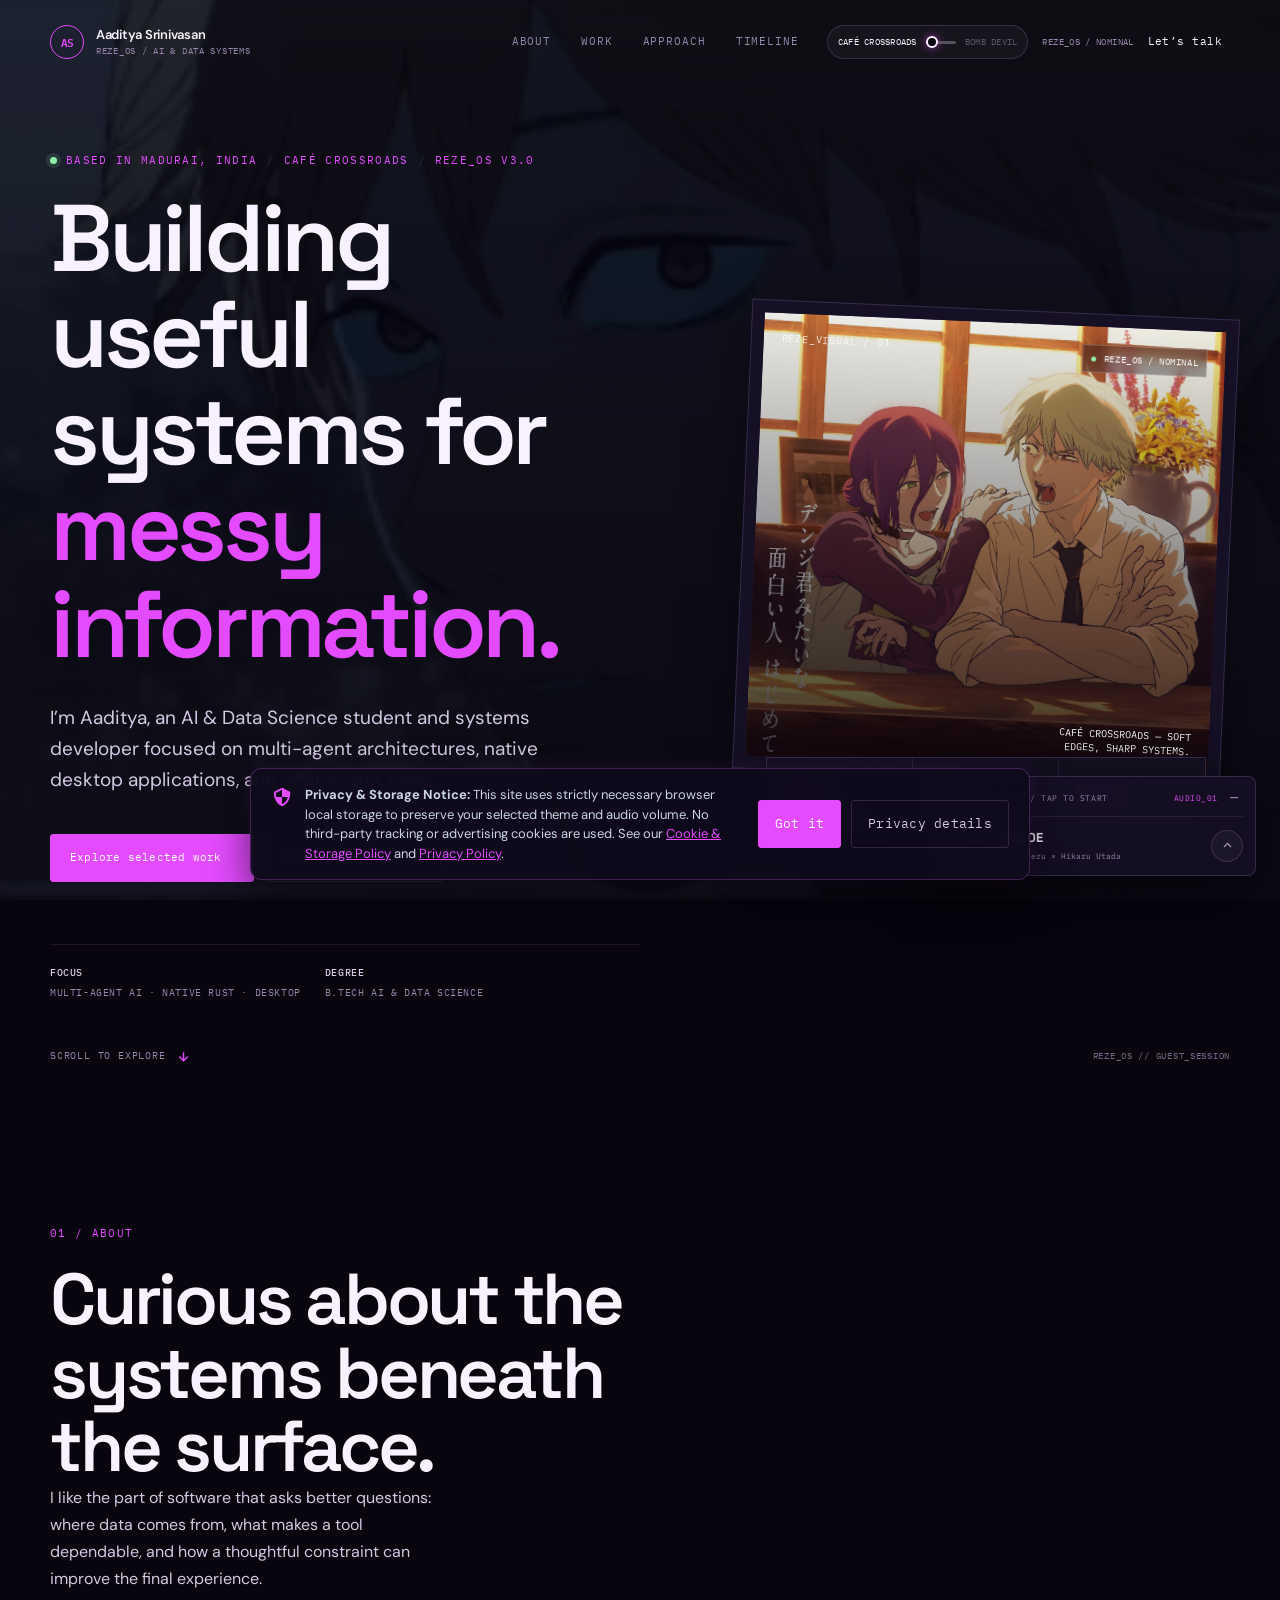
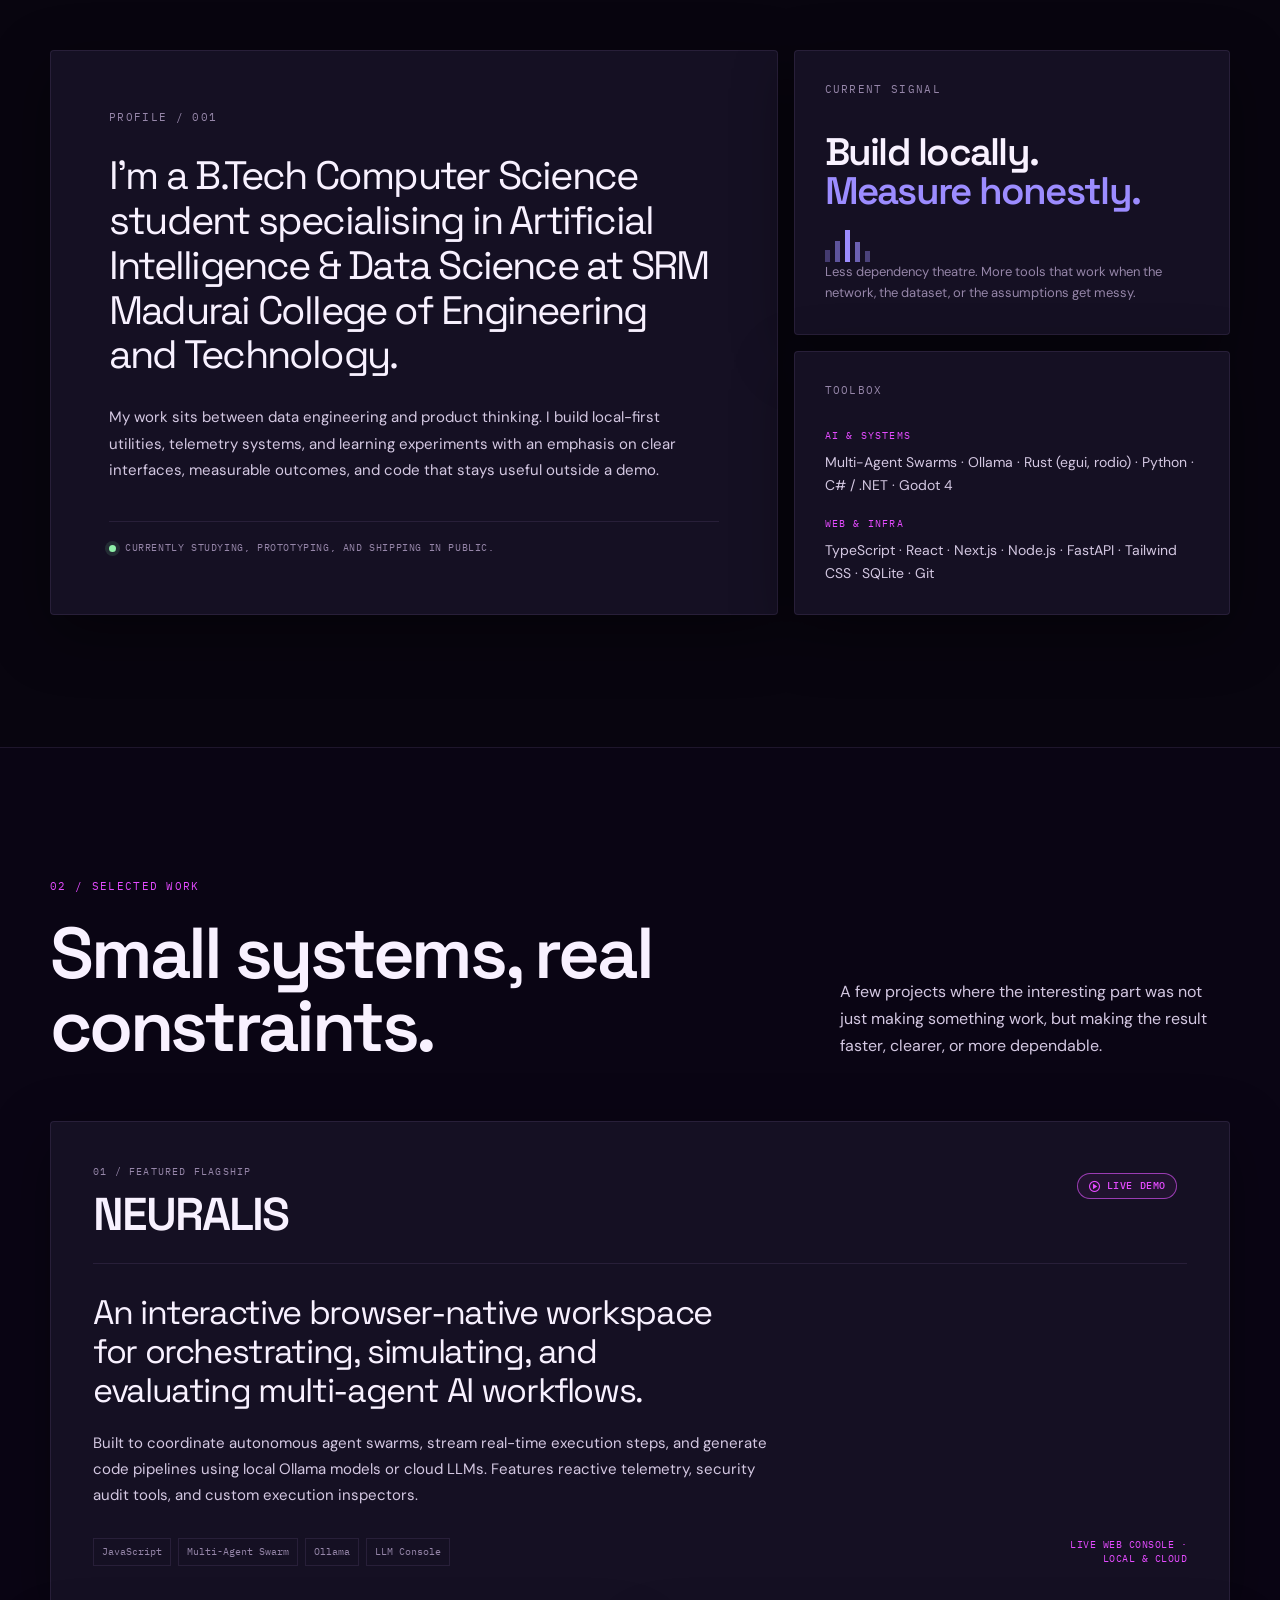
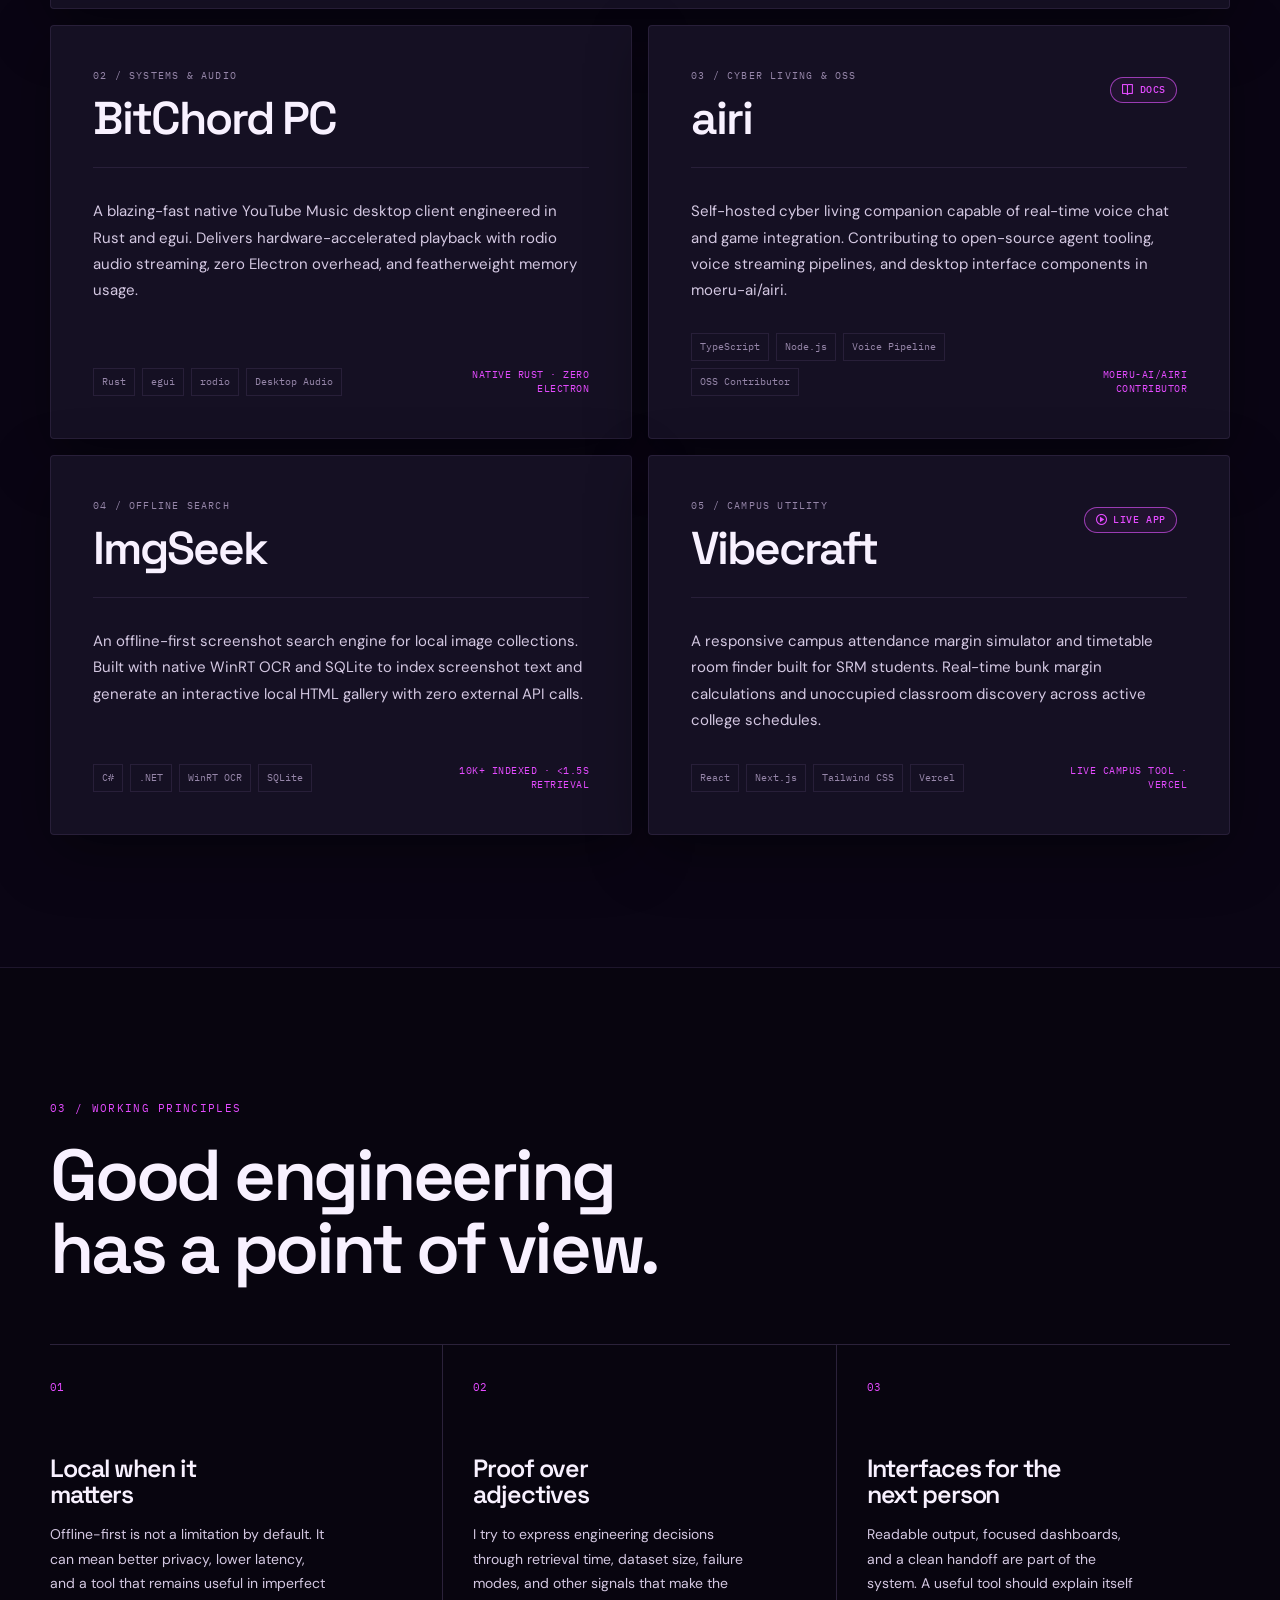
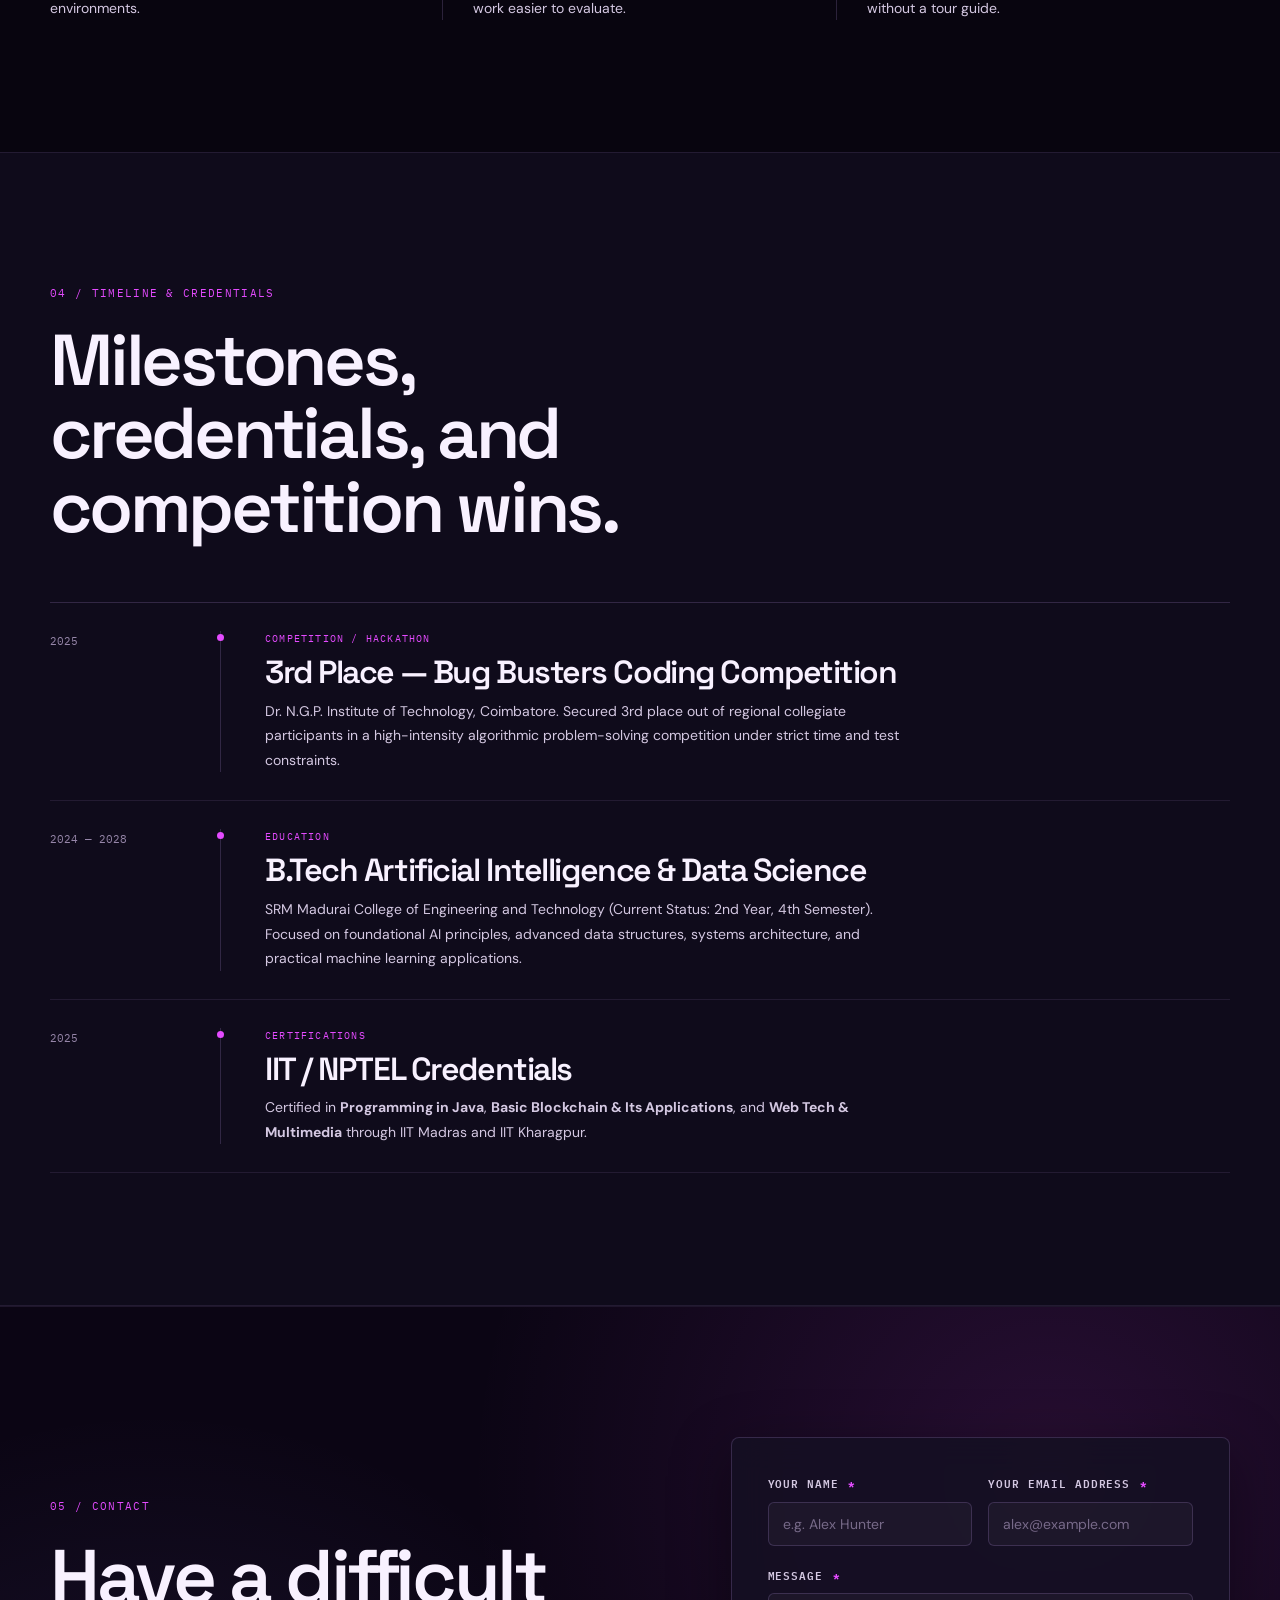
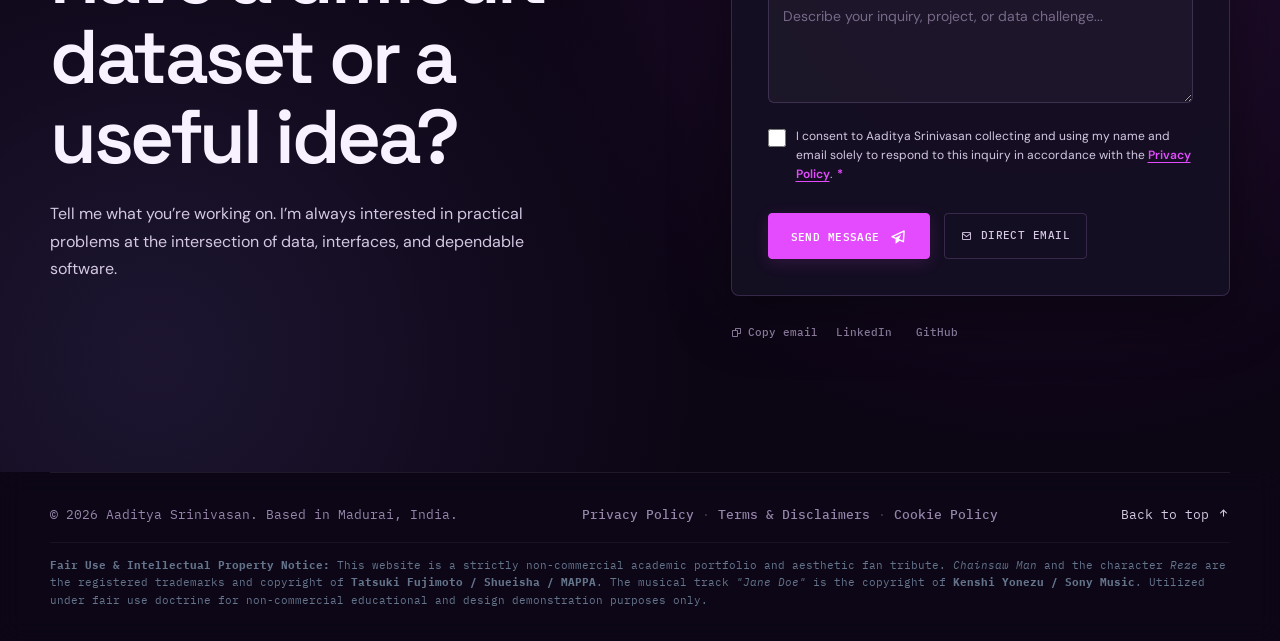
<file: index.html>
<!DOCTYPE html>
<html lang="en">
<head>
    <meta charset="UTF-8">
    <meta name="viewport" content="width=device-width, initial-scale=1.0">
    <meta name="theme-color" content="#0b0715">
    <meta name="description" content="Aaditya Srinivasan — REZE_OS portfolio: multi-agent AI architectures, native Rust systems, and developer tools.">
    <meta property="og:title" content="Aaditya Srinivasan — REZE_OS / AI & Systems Developer">
    <meta property="og:description" content="Café Crossroads mode online. Selected work in multi-agent orchestration, native desktop systems, and offline-first tools.">
    <meta property="og:type" content="website">
    <title>Aaditya Srinivasan — REZE_OS / AI & Data Systems</title>

    <link rel="preconnect" href="https://fonts.googleapis.com">
    <link rel="preconnect" href="https://fonts.gstatic.com" crossorigin>
    <link href="https://fonts.googleapis.com/css2?family=DM+Sans:wght@400;500;600;700&family=IBM+Plex+Mono:wght@400;500;600&family=Space+Grotesk:wght@500;600;700&display=swap" rel="stylesheet">
    <link href="https://unpkg.com/boxicons@2.1.4/css/boxicons.min.css" rel="stylesheet">
    <link rel="stylesheet" href="style.css?v=4.5">
</head>
<body class="cafe-mode">
    <div class="ambient-mode-bg" aria-hidden="true">
        <video class="ambient-video cafe-video" id="cafe-bg-video" autoplay muted loop playsinline preload="auto" poster="cafe-bg.gif">
            <source src="cafe-bg.mp4" type="video/mp4">
        </video>
        <video class="ambient-video bomb-video" id="bomb-bg-video" autoplay muted loop playsinline preload="auto" poster="bomb-bg.gif">
            <source src="bomb-bg.mp4" type="video/mp4">
        </video>
        <div class="ambient-overlay"></div>
    </div>
    <div class="site-noise" aria-hidden="true"></div>
    <div class="scroll-progress" id="scroll-progress" aria-hidden="true"></div>
    <div class="mode-flash" id="mode-flash" aria-hidden="true"></div>

    <header class="site-header" id="site-header">
        <div class="header-shell">
            <a href="#home" class="brand" aria-label="Aaditya Srinivasan home">
                <span class="brand-mark">AS</span>
                <span class="brand-copy">
                    <strong>Aaditya Srinivasan</strong>
                    <small>REZE_OS / AI &amp; data systems</small>
                </span>
            </a>

            <nav class="desktop-nav" aria-label="Primary navigation">
                <a href="#about" class="nav-link">About</a>
                <a href="#projects" class="nav-link">Work</a>
                <a href="#approach" class="nav-link">Approach</a>
                <a href="#education" class="nav-link">Timeline</a>
            </nav>

            <div class="header-actions">
                <div class="mode-switch" id="mode-switch" role="switch" tabindex="0" aria-checked="false" aria-label="Switch to Bomb Devil mode" title="Toggle Café Crossroads / Bomb Devil mode">
                    <span class="mode-name cafe-mode-name">Café Crossroads</span>
                    <span class="mode-rail" aria-hidden="true"><span class="mode-ring"></span></span>
                    <span class="mode-name bomb-mode-name">Bomb Devil</span>
                </div>
                <span class="mode-readout" id="mode-readout">REZE_OS / NOMINAL</span>
                <a class="header-cta" href="#contact">Let’s talk <i class="bx bx-arrow-up-right" aria-hidden="true"></i></a>
                <button class="icon-button menu-toggle" id="menu-toggle" type="button" aria-expanded="false" aria-controls="mobile-nav" aria-label="Open navigation">
                    <i class="bx bx-menu" id="menu-icon" aria-hidden="true"></i>
                </button>
            </div>
        </div>
        <nav class="mobile-nav" id="mobile-nav" aria-label="Mobile navigation">
            <a href="#about" class="nav-link">About</a>
            <a href="#projects" class="nav-link">Work</a>
            <a href="#approach" class="nav-link">Approach</a>
            <a href="#education" class="nav-link">Timeline</a>
            <a href="#contact" class="nav-link nav-link-accent">Start a conversation <i class="bx bx-arrow-up-right" aria-hidden="true"></i></a>
        </nav>
    </header>

    <main id="top">
        <section class="hero section-shell" id="home">
            <div class="hero-grid">
                <div class="hero-copy" data-reveal>
                    <p class="eyebrow"><span class="status-dot" aria-hidden="true"></span> Based in Madurai, India <span class="eyebrow-divider">/</span> <span id="hero-mode-label">Café Crossroads</span> <span class="eyebrow-divider">/</span> REZE_OS v3.0</p>
                    <h1>Building useful systems for <em>messy information.</em></h1>
                    <p class="hero-description">I’m Aaditya, an AI &amp; Data Science student and systems developer focused on multi-agent architectures, native desktop applications, and offline-first tools.</p>
                    <div class="hero-actions">
                        <a class="button button-primary" href="#projects">Explore selected work <i class="bx bx-arrow-down-right" aria-hidden="true"></i></a>
                        <a class="button button-ghost" href="Aaditya_Srinivasan_Resume.pdf" download>Download résumé <i class="bx bx-download" aria-hidden="true"></i></a>
                    </div>
                    <div class="hero-meta" aria-label="Profile summary">
                        <span><strong>Focus</strong> Multi-agent AI · Native Rust · Desktop</span>
                        <span><strong>Degree</strong> B.Tech AI &amp; Data Science</span>
                    </div>
                </div>

                <div class="hero-visual" data-reveal data-delay="120">
                    <div class="hero-image-card">
                        <div class="hero-image-frame">
                            <img class="mode-image cafe-image" src="reze-hero.jpg" alt="Warm café scene inspired by the Reze arc" loading="eager">
                            <img class="mode-image bomb-image" src="bomb-devil.jpg" alt="Ember-lit portrait for Bomb Devil mode" loading="lazy">
                            <div class="image-gradient" aria-hidden="true"></div>
                            <span class="image-index" id="image-index">REZE_VISUAL / 01</span>
                            <span class="image-caption" id="image-caption">Café Crossroads — soft edges, sharp systems.</span>
                            <span class="hero-mode-chip"><span class="status-dot" aria-hidden="true"></span><span id="hero-mode-status">REZE_OS / NOMINAL</span></span>
                        </div>
                    </div>
                    <div class="hero-stats">
                        <div class="stat-card"><strong>10k+</strong><span>screenshots indexed</span></div>
                        <div class="stat-card"><strong>&lt;1.5s</strong><span>retrieval time</span></div>
                        <div class="stat-card"><strong>100%</strong><span>offline / local</span></div>
                    </div>
                </div>
            </div>
            <a class="scroll-cue" href="#about"><span>Scroll to explore</span><i class="bx bx-down-arrow-alt" aria-hidden="true"></i></a>
        </section>

        <section class="section-shell section" id="about">
            <div class="section-heading" data-reveal>
                <p class="eyebrow">01 / About</p>
                <h2>Curious about the systems beneath the surface.</h2>
                <p class="section-intro">I like the part of software that asks better questions: where data comes from, what makes a tool dependable, and how a thoughtful constraint can improve the final experience.</p>
            </div>

            <div class="about-grid">
                <article class="surface-card about-main" data-reveal>
                    <div class="card-label">Profile / 001</div>
                    <p class="large-copy">I’m a B.Tech Computer Science student specialising in Artificial Intelligence &amp; Data Science at SRM Madurai College of Engineering and Technology.</p>
                    <p class="body-copy">My work sits between data engineering and product thinking. I build local-first utilities, telemetry systems, and learning experiments with an emphasis on clear interfaces, measurable outcomes, and code that stays useful outside a demo.</p>
                    <div class="card-footnote"><span class="status-dot" aria-hidden="true"></span> Currently studying, prototyping, and shipping in public.</div>
                </article>

                <article class="surface-card signal-card" data-reveal data-delay="80">
                    <div class="card-label">Current signal</div>
                    <h3>Build locally.<br><span>Measure honestly.</span></h3>
                    <div class="signal-mark" aria-hidden="true"><span></span><span></span><span></span><span></span><span></span></div>
                    <p>Less dependency theatre. More tools that work when the network, the dataset, or the assumptions get messy.</p>
                </article>

                <article class="surface-card stack-card" data-reveal data-delay="160">
                    <div class="card-label">Toolbox</div>
                    <div class="stack-groups">
                        <div><span class="stack-category">AI &amp; SYSTEMS</span><p>Multi-Agent Swarms · Ollama · Rust (egui, rodio) · Python · C# / .NET · Godot 4</p></div>
                        <div><span class="stack-category">WEB &amp; INFRA</span><p>TypeScript · React · Next.js · Node.js · FastAPI · Tailwind CSS · SQLite · Git</p></div>
                    </div>
                </article>
            </div>
        </section>

        <section class="section section-projects" id="projects">
            <div class="section-shell">
                <div class="section-heading section-heading-row" data-reveal>
                    <div>
                        <p class="eyebrow">02 / Selected work</p>
                        <h2>Small systems, real constraints.</h2>
                    </div>
                    <p class="section-intro">A few projects where the interesting part was not just making something work, but making the result faster, clearer, or more dependable.</p>
                </div>

                <div class="project-grid">
                    <article class="project-card project-featured" data-reveal>
                        <div class="project-card-header">
                            <div><span class="project-number">01 / Featured flagship</span><h3>NEURALIS</h3></div>
                            <div class="project-card-links">
                                <a href="https://aaditya079.github.io/NEURALIS/" target="_blank" rel="noopener noreferrer" class="project-link-badge" aria-label="Open NEURALIS live demo"><i class="bx bx-play-circle" aria-hidden="true"></i> Live Demo</a>
                                <a href="https://github.com/aaditya079/NEURALIS" target="_blank" rel="noopener noreferrer" class="project-arrow" aria-label="Open NEURALIS on GitHub"><i class="bx bx-up-right-arrow-circle" aria-hidden="true"></i></a>
                            </div>
                        </div>
                        <p class="project-kicker">An interactive browser-native workspace for orchestrating, simulating, and evaluating multi-agent AI workflows.</p>
                        <p class="project-description">Built to coordinate autonomous agent swarms, stream real-time execution steps, and generate code pipelines using local Ollama models or cloud LLMs. Features reactive telemetry, security audit tools, and custom execution inspectors.</p>
                        <div class="project-card-footer"><div class="tech-list"><span>JavaScript</span><span>Multi-Agent Swarm</span><span>Ollama</span><span>LLM Console</span></div><span class="project-outcome">Live web console · Local &amp; cloud</span></div>
                    </article>

                    <article class="project-card" data-reveal data-delay="80">
                        <div class="project-card-header">
                            <div><span class="project-number">02 / Systems &amp; audio</span><h3>BitChord PC</h3></div>
                            <a href="https://github.com/aaditya079/BitChord-PC" target="_blank" rel="noopener noreferrer" class="project-arrow" aria-label="Open BitChord PC on GitHub"><i class="bx bx-up-right-arrow-circle" aria-hidden="true"></i></a>
                        </div>
                        <p class="project-description">A blazing-fast native YouTube Music desktop client engineered in Rust and egui. Delivers hardware-accelerated playback with rodio audio streaming, zero Electron overhead, and featherweight memory usage.</p>
                        <div class="project-card-footer"><div class="tech-list"><span>Rust</span><span>egui</span><span>rodio</span><span>Desktop Audio</span></div><span class="project-outcome">Native Rust · Zero Electron</span></div>
                    </article>

                    <article class="project-card" data-reveal data-delay="160">
                        <div class="project-card-header">
                            <div><span class="project-number">03 / Cyber living &amp; OSS</span><h3>airi</h3></div>
                            <div class="project-card-links">
                                <a href="https://airi.moeru.ai/docs/" target="_blank" rel="noopener noreferrer" class="project-link-badge" aria-label="Open airi documentation"><i class="bx bx-book-open" aria-hidden="true"></i> Docs</a>
                                <a href="https://github.com/aaditya079/airi" target="_blank" rel="noopener noreferrer" class="project-arrow" aria-label="Open airi on GitHub"><i class="bx bx-up-right-arrow-circle" aria-hidden="true"></i></a>
                            </div>
                        </div>
                        <p class="project-description">Self-hosted cyber living companion capable of real-time voice chat and game integration. Contributing to open-source agent tooling, voice streaming pipelines, and desktop interface components in moeru-ai/airi.</p>
                        <div class="project-card-footer"><div class="tech-list"><span>TypeScript</span><span>Node.js</span><span>Voice Pipeline</span><span>OSS Contributor</span></div><span class="project-outcome">moeru-ai/airi contributor</span></div>
                    </article>

                    <article class="project-card" data-reveal data-delay="80">
                        <div class="project-card-header">
                            <div><span class="project-number">04 / Offline search</span><h3>ImgSeek</h3></div>
                            <a href="https://github.com/aaditya079/ImgSeek" target="_blank" rel="noopener noreferrer" class="project-arrow" aria-label="Open ImgSeek on GitHub"><i class="bx bx-up-right-arrow-circle" aria-hidden="true"></i></a>
                        </div>
                        <p class="project-description">An offline-first screenshot search engine for local image collections. Built with native WinRT OCR and SQLite to index screenshot text and generate an interactive local HTML gallery with zero external API calls.</p>
                        <div class="project-card-footer"><div class="tech-list"><span>C#</span><span>.NET</span><span>WinRT OCR</span><span>SQLite</span></div><span class="project-outcome">10k+ indexed · &lt;1.5s retrieval</span></div>
                    </article>

                    <article class="project-card" data-reveal data-delay="160">
                        <div class="project-card-header">
                            <div><span class="project-number">05 / Campus utility</span><h3>Vibecraft</h3></div>
                            <div class="project-card-links">
                                <a href="https://vibecraft-nine-pi.vercel.app" target="_blank" rel="noopener noreferrer" class="project-link-badge" aria-label="Open Vibecraft live web app"><i class="bx bx-play-circle" aria-hidden="true"></i> Live App</a>
                                <a href="https://github.com/aaditya079/Vibecraft" target="_blank" rel="noopener noreferrer" class="project-arrow" aria-label="Open Vibecraft on GitHub"><i class="bx bx-up-right-arrow-circle" aria-hidden="true"></i></a>
                            </div>
                        </div>
                        <p class="project-description">A responsive campus attendance margin simulator and timetable room finder built for SRM students. Real-time bunk margin calculations and unoccupied classroom discovery across active college schedules.</p>
                        <div class="project-card-footer"><div class="tech-list"><span>React</span><span>Next.js</span><span>Tailwind CSS</span><span>Vercel</span></div><span class="project-outcome">Live campus tool · Vercel</span></div>
                    </article>
                </div>
            </div>
        </section>

        <section class="section section-approach" id="approach">
            <div class="section-shell">
                <div class="section-heading" data-reveal>
                    <p class="eyebrow">03 / Working principles</p>
                    <h2>Good engineering has a point of view.</h2>
                </div>
                <div class="principles-grid">
                    <article class="principle" data-reveal><span class="principle-index">01</span><h3>Local when it matters</h3><p>Offline-first is not a limitation by default. It can mean better privacy, lower latency, and a tool that remains useful in imperfect environments.</p></article>
                    <article class="principle" data-reveal data-delay="80"><span class="principle-index">02</span><h3>Proof over adjectives</h3><p>I try to express engineering decisions through retrieval time, dataset size, failure modes, and other signals that make the work easier to evaluate.</p></article>
                    <article class="principle" data-reveal data-delay="160"><span class="principle-index">03</span><h3>Interfaces for the next person</h3><p>Readable output, focused dashboards, and a clean handoff are part of the system. A useful tool should explain itself without a tour guide.</p></article>
                </div>
            </div>
        </section>

        <section class="section section-timeline" id="education">
            <div class="section-shell">
                <div class="section-heading" data-reveal>
                    <p class="eyebrow">04 / Timeline &amp; Credentials</p>
                    <h2>Milestones, credentials, and competition wins.</h2>
                </div>
                <div class="timeline-list">
                    <article class="timeline-row" data-reveal>
                        <div class="timeline-date">2025</div>
                        <div class="timeline-line" aria-hidden="true"></div>
                        <div>
                            <span class="timeline-type">Competition / Hackathon</span>
                            <h3>3rd Place — Bug Busters Coding Competition</h3>
                            <p>Dr. N.G.P. Institute of Technology, Coimbatore. Secured 3rd place out of regional collegiate participants in a high-intensity algorithmic problem-solving competition under strict time and test constraints.</p>
                        </div>
                    </article>
                    <article class="timeline-row" data-reveal data-delay="80">
                        <div class="timeline-date">2024 — 2028</div>
                        <div class="timeline-line" aria-hidden="true"></div>
                        <div>
                            <span class="timeline-type">Education</span>
                            <h3>B.Tech Artificial Intelligence &amp; Data Science</h3>
                            <p>SRM Madurai College of Engineering and Technology (Current Status: 2nd Year, 4th Semester). Focused on foundational AI principles, advanced data structures, systems architecture, and practical machine learning applications.</p>
                        </div>
                    </article>
                    <article class="timeline-row" data-reveal data-delay="160">
                        <div class="timeline-date">2025</div>
                        <div class="timeline-line" aria-hidden="true"></div>
                        <div>
                            <span class="timeline-type">Certifications</span>
                            <h3>IIT / NPTEL Credentials</h3>
                            <p>Certified in <strong>Programming in Java</strong>, <strong>Basic Blockchain &amp; Its Applications</strong>, and <strong>Web Tech &amp; Multimedia</strong> through IIT Madras and IIT Kharagpur.</p>
                        </div>
                    </article>
                </div>
            </div>
        </section>

        <section class="contact-section" id="contact">
            <!-- reze ma queen 🥀 -->
            <div class="section-shell contact-shell" data-reveal>
                <div>
                    <p class="eyebrow">05 / Contact</p>
                    <h2>Have a difficult dataset or a useful idea?</h2>
                    <p>Tell me what you’re working on. I’m always interested in practical problems at the intersection of data, interfaces, and dependable software.</p>
                </div>
                <div class="contact-actions">
                    <!-- reze ma queen 🥀 -->
                    <form class="contact-form" id="contact-form" action="https://formsubmit.co/470af6490da90ee6e84f16fa2ddb22bd" method="POST" novalidate aria-label="Contact Aaditya Srinivasan">
                        <!-- Spam prevention & FormSubmit configuration -->
                        <input type="text" name="_honey" style="display:none" tabindex="-1" autocomplete="off">
                        <input type="hidden" name="_captcha" value="false">
                        <input type="hidden" name="_template" value="table">
                        <div class="form-row">
                            <div class="form-group">
                                <label for="contact-name">Your Name <span class="required-indicator" aria-hidden="true">*</span></label>
                                <input type="text" id="contact-name" name="name" required aria-required="true" placeholder="e.g. Alex Hunter" autocomplete="name">
                            </div>
                            <div class="form-group">
                                <label for="contact-email">Your Email Address <span class="required-indicator" aria-hidden="true">*</span></label>
                                <input type="email" id="contact-email" name="email" required aria-required="true" placeholder="alex@example.com" autocomplete="email">
                            </div>
                        </div>
                        <div class="form-group">
                            <label for="contact-message">Message <span class="required-indicator" aria-hidden="true">*</span></label>
                            <textarea id="contact-message" name="message" rows="4" required aria-required="true" placeholder="Describe your inquiry, project, or data challenge..."></textarea>
                        </div>
                        <div class="form-consent">
                            <label class="consent-checkbox-label" for="contact-consent">
                                <input type="checkbox" id="contact-consent" name="consent" required aria-required="true">
                                <span>I consent to Aaditya Srinivasan collecting and using my name and email solely to respond to this inquiry in accordance with the <a href="privacy.html" target="_blank" rel="noopener noreferrer">Privacy Policy</a>. <span class="required-indicator" aria-hidden="true">*</span></span>
                            </label>
                        </div>
                        <div class="form-actions-row">
                            <button type="submit" class="button button-primary form-submit-btn" id="contact-submit-btn">
                                <span class="submit-btn-text">Send message</span> <i class="bx bx-paper-plane submit-btn-icon" aria-hidden="true"></i>
                            </button>
                            <a class="direct-email-fallback" href="mailto:aadityasrinivasan079@gmail.com" aria-label="Send direct email to aadityasrinivasan079@gmail.com">
                                <i class="bx bx-envelope" aria-hidden="true"></i> <span>Direct email</span>
                            </a>
                        </div>
                    </form>

                    <div class="contact-links">
                        <button class="copy-button" id="copy-email-btn" type="button" aria-label="Copy email address to clipboard"><i class="bx bx-copy" id="copy-icon" aria-hidden="true"></i><span id="copy-label">Copy email</span></button>
                        <a href="https://www.linkedin.com/in/fwaadi" target="_blank" rel="noopener noreferrer" aria-label="Open Aaditya's LinkedIn profile in a new tab">LinkedIn <i class="bx bx-up-right-arrow-alt" aria-hidden="true"></i></a>
                        <a href="https://github.com/aaditya079" target="_blank" rel="noopener noreferrer" aria-label="Open Aaditya's GitHub profile in a new tab">GitHub <i class="bx bx-up-right-arrow-alt" aria-hidden="true"></i></a>
                    </div>
                </div>
            </div>
            <!-- reze ma queen 🥀 -->
        </section>
    </main>

    <aside class="music-deck" id="music-deck" aria-label="REZE_OS music player">
        <!-- reze ma queen 🥀 -->
        <audio id="bgm-player" src="jane-doe.mp3" autoplay loop preload="auto"></audio>
        <div class="music-deck-topline">
            <span class="deck-led" aria-hidden="true"></span>
            <span id="music-status">REZE_OS AUDIO / STANDBY</span>
            <span class="music-track-code">AUDIO_01</span>
            <button class="music-minimize" id="music-minimize-btn" type="button" aria-label="Minimize music player" title="Minimize player">
                <i class="bx bx-minus" aria-hidden="true"></i>
            </button>
        </div>
        <div class="music-deck-main">
            <button class="music-toggle" id="music-toggle" type="button" aria-label="Play background music" aria-pressed="false">
                <i class="bx bx-play" id="music-toggle-icon" aria-hidden="true"></i>
            </button>
            <div class="music-track-info"><strong>JANE DOE</strong><span>Kenshi Yonezu × Hikaru Utada</span></div>
            <button class="music-expand" id="music-expand" type="button" aria-label="Show audio controls" aria-expanded="false"><i class="bx bx-chevron-up" id="music-expand-icon" aria-hidden="true"></i></button>
        </div>
        <div class="music-deck-controls" id="music-deck-controls">
            <i class="bx bx-volume-low" id="music-volume-icon" aria-hidden="true"></i>
            <input type="range" id="music-volume" min="0" max="1" step="0.05" value="0.28" aria-label="Music volume">
            <span id="music-volume-label">28%</span>
        </div>
    </aside>

    <button class="music-launcher" id="music-launcher" type="button" aria-label="Open music player" aria-expanded="false" title="Open REZE_OS audio player">
        <span class="deck-led launcher-led" aria-hidden="true"></span>
        <i class="bx bx-music" aria-hidden="true"></i>
        <span class="music-launcher-label">AUDIO</span>
    </button>

    <!-- reze ma queen 🥀 -->
    <aside class="cookie-banner" id="cookie-banner" role="region" aria-label="Privacy &amp; Local Storage Notice">
        <div class="cookie-content">
            <div class="cookie-text">
                <i class="bx bx-shield-quarter cookie-icon" aria-hidden="true"></i>
                <p><strong>Privacy &amp; Storage Notice:</strong> This site uses strictly necessary browser local storage to preserve your selected theme and audio volume. No third-party tracking or advertising cookies are used. See our <a href="cookies.html" target="_blank" rel="noopener noreferrer">Cookie &amp; Storage Policy</a> and <a href="privacy.html" target="_blank" rel="noopener noreferrer">Privacy Policy</a>.</p>
            </div>
            <div class="cookie-actions">
                <button type="button" class="button button-primary cookie-btn" id="cookie-accept-btn">Got it</button>
                <a href="privacy.html" class="button button-ghost cookie-btn">Privacy details</a>
            </div>
        </div>
    </aside>

    <footer class="site-footer">
        <!-- reze ma queen 🥀 -->
        <div class="footer-shell">
            <div class="footer-primary-row">
                <span>© 2026 Aaditya Srinivasan. Based in Madurai, India.</span>
                <div class="footer-legal-links" aria-label="Legal documents">
                    <a href="privacy.html">Privacy Policy</a>
                    <span class="footer-divider" aria-hidden="true">·</span>
                    <a href="terms.html">Terms &amp; Disclaimers</a>
                    <span class="footer-divider" aria-hidden="true">·</span>
                    <a href="cookies.html">Cookie Policy</a>
                </div>
                <a href="#home" aria-label="Back to top of page">Back to top <i class="bx bx-up-arrow-alt" aria-hidden="true"></i></a>
            </div>
            <div class="footer-secondary-row">
                <p class="footer-disclaimer">
                    <strong>Fair Use &amp; Intellectual Property Notice:</strong> This website is a strictly non-commercial academic portfolio and aesthetic fan tribute. <em>Chainsaw Man</em> and the character <em>Reze</em> are the registered trademarks and copyright of <strong>Tatsuki Fujimoto / Shueisha / MAPPA</strong>. The musical track <em>"Jane Doe"</em> is the copyright of <strong>Kenshi Yonezu / Sony Music</strong>. Utilized under fair use doctrine for non-commercial educational and design demonstration purposes only.
                </p>
            </div>
        </div>
    </footer>

    <div class="toast" id="toast" role="status" aria-live="polite"></div>
    <script src="script.js?v=5.0"></script>
</body>
</html>
</file>
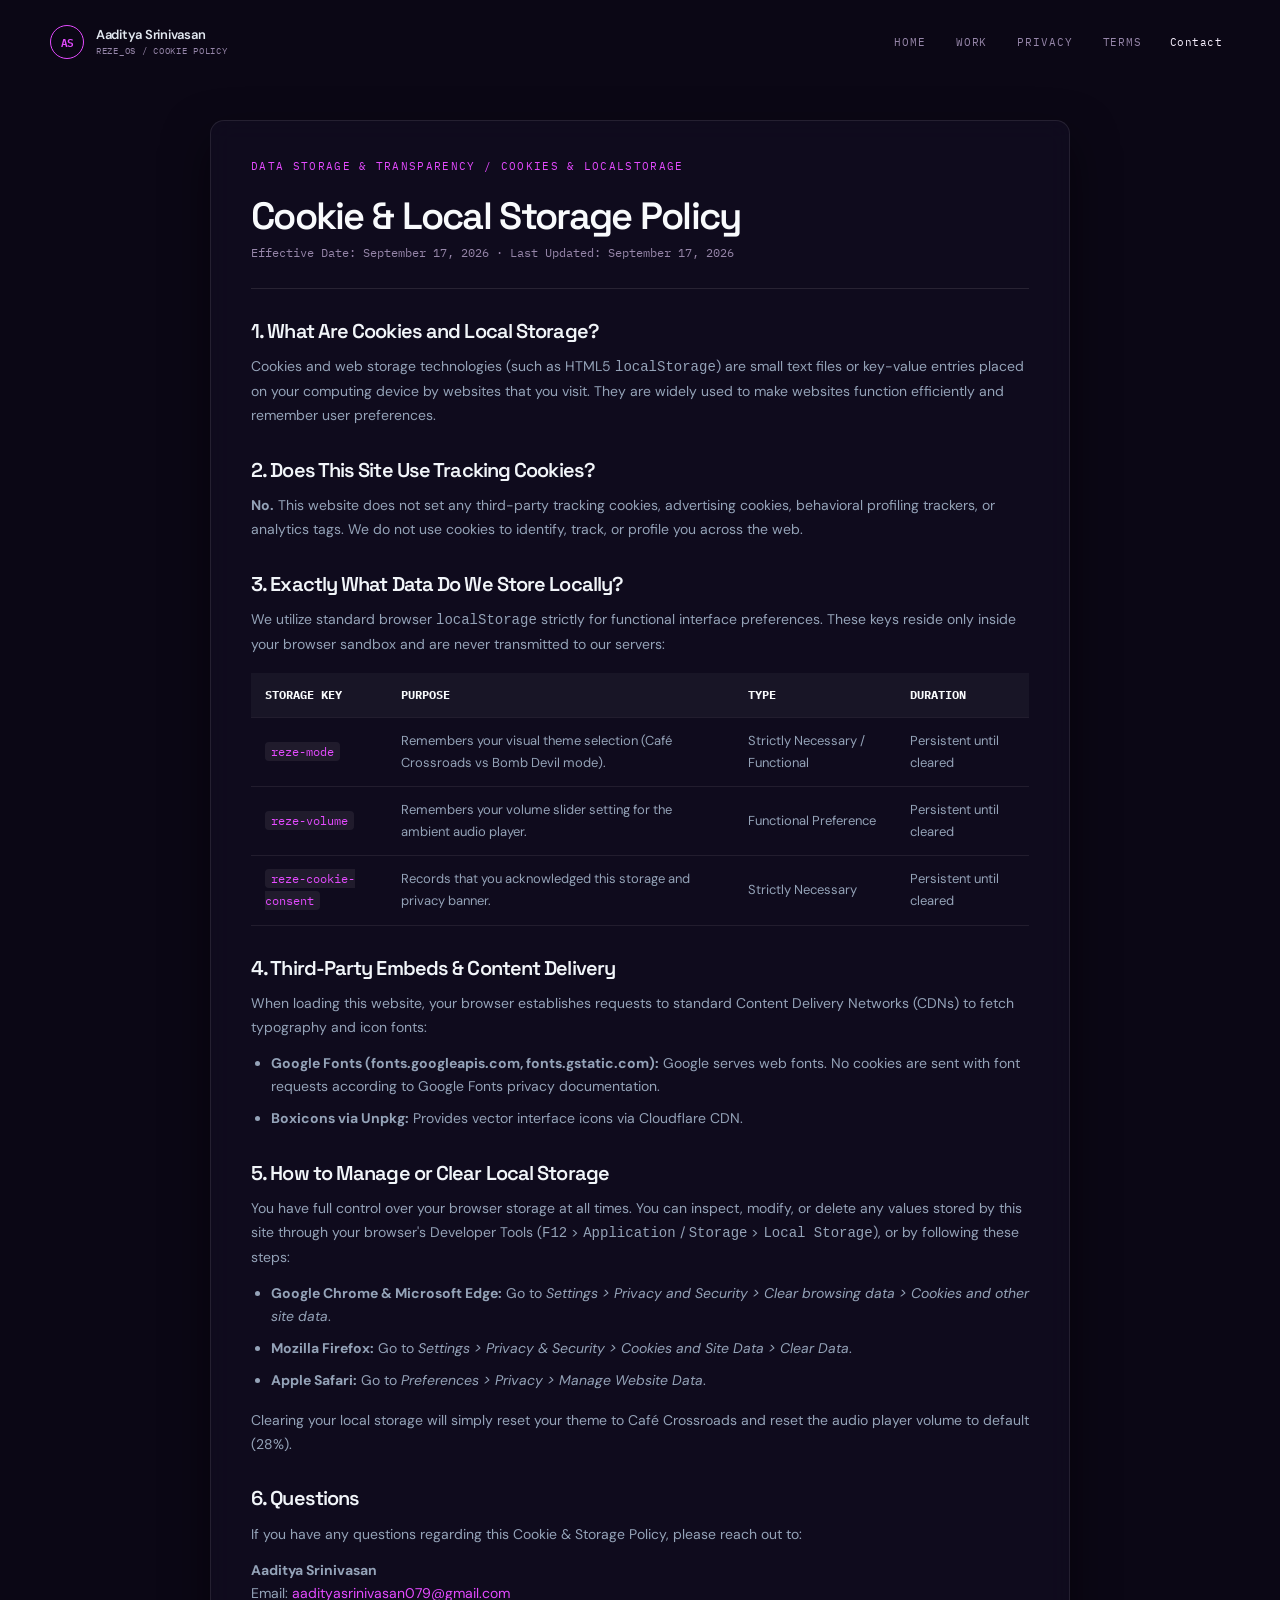
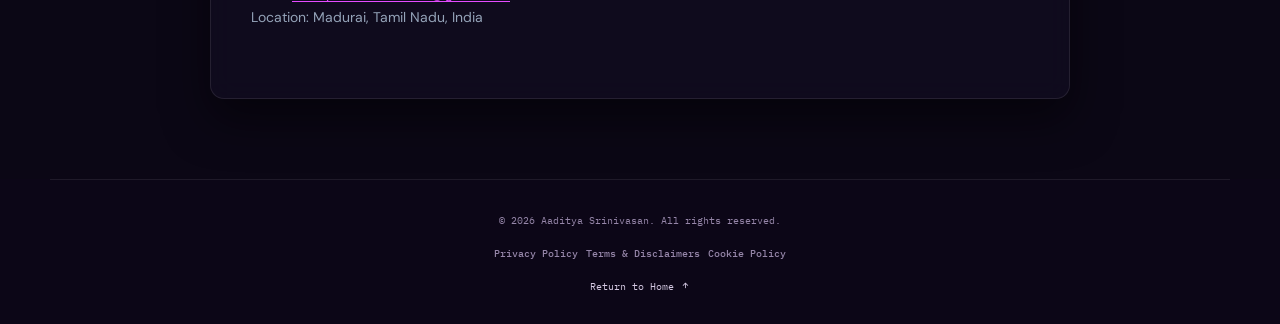
<file: cookies.html>
<!DOCTYPE html>
<html lang="en">
<!-- reze ma queen 🥀 -->
<head>
    <meta charset="UTF-8">
    <meta name="viewport" content="width=device-width, initial-scale=1.0">
    <meta name="theme-color" content="#0b0715">
    <meta name="description" content="Cookie and Local Storage Policy for Aaditya Srinivasan's portfolio (REZE_OS).">
    <title>Cookie &amp; Storage Policy — Aaditya Srinivasan (REZE_OS)</title>
    <!-- reze ma queen 🥀 -->
    <link rel="preconnect" href="https://fonts.googleapis.com">
    <link rel="preconnect" href="https://fonts.gstatic.com" crossorigin>
    <link href="https://fonts.googleapis.com/css2?family=DM+Sans:wght@400;500;600;700&family=IBM+Plex+Mono:wght@400;500;600&family=Space+Grotesk:wght@500;600;700&display=swap" rel="stylesheet">
    <link href="https://unpkg.com/boxicons@2.1.4/css/boxicons.min.css" rel="stylesheet">
    <link rel="stylesheet" href="style.css?v=4.3">
</head>
<body class="cafe-mode legal-page">
    <!-- reze ma queen 🥀 -->
    <header class="site-header" id="site-header">
        <div class="header-shell">
            <a href="index.html#home" class="brand" aria-label="Aaditya Srinivasan home">
                <span class="brand-mark">AS</span>
                <span class="brand-copy">
                    <strong>Aaditya Srinivasan</strong>
                    <small>REZE_OS / Cookie Policy</small>
                </span>
            </a>
            <nav class="desktop-nav" aria-label="Navigation">
                <a href="index.html#home" class="nav-link">Home</a>
                <a href="index.html#projects" class="nav-link">Work</a>
                <a href="privacy.html" class="nav-link">Privacy</a>
                <a href="terms.html" class="nav-link">Terms</a>
            </nav>
            <div class="header-actions">
                <a class="header-cta" href="index.html#contact">Contact <i class="bx bx-arrow-up-right" aria-hidden="true"></i></a>
            </div>
        </div>
    </header>

    <main class="legal-container section-shell">
        <!-- reze ma queen 🥀 -->
        <article class="surface-card legal-card">
            <div class="legal-header">
                <p class="eyebrow">Data Storage &amp; Transparency / Cookies &amp; LocalStorage</p>
                <h1>Cookie &amp; Local Storage Policy</h1>
                <p class="legal-meta">Effective Date: September 17, 2026 · Last Updated: September 17, 2026</p>
            </div>

            <section class="legal-section">
                <h2>1. What Are Cookies and Local Storage?</h2>
                <p>Cookies and web storage technologies (such as HTML5 <code>localStorage</code>) are small text files or key-value entries placed on your computing device by websites that you visit. They are widely used to make websites function efficiently and remember user preferences.</p>
            </section>

            <section class="legal-section">
                <h2>2. Does This Site Use Tracking Cookies?</h2>
                <p><strong>No.</strong> This website does not set any third-party tracking cookies, advertising cookies, behavioral profiling trackers, or analytics tags. We do not use cookies to identify, track, or profile you across the web.</p>
            </section>

            <section class="legal-section">
                <h2>3. Exactly What Data Do We Store Locally?</h2>
                <p>We utilize standard browser <code>localStorage</code> strictly for functional interface preferences. These keys reside only inside your browser sandbox and are never transmitted to our servers:</p>

                <div class="storage-table-wrapper">
                    <table class="storage-table">
                        <thead>
                            <tr>
                                <th>Storage Key</th>
                                <th>Purpose</th>
                                <th>Type</th>
                                <th>Duration</th>
                            </tr>
                        </thead>
                        <tbody>
                            <tr>
                                <td><code>reze-mode</code></td>
                                <td>Remembers your visual theme selection (Café Crossroads vs Bomb Devil mode).</td>
                                <td>Strictly Necessary / Functional</td>
                                <td>Persistent until cleared</td>
                            </tr>
                            <tr>
                                <td><code>reze-volume</code></td>
                                <td>Remembers your volume slider setting for the ambient audio player.</td>
                                <td>Functional Preference</td>
                                <td>Persistent until cleared</td>
                            </tr>
                            <tr>
                                <td><code>reze-cookie-consent</code></td>
                                <td>Records that you acknowledged this storage and privacy banner.</td>
                                <td>Strictly Necessary</td>
                                <td>Persistent until cleared</td>
                            </tr>
                        </tbody>
                    </table>
                </div>
            </section>

            <section class="legal-section">
                <h2>4. Third-Party Embeds &amp; Content Delivery</h2>
                <p>When loading this website, your browser establishes requests to standard Content Delivery Networks (CDNs) to fetch typography and icon fonts:</p>
                <ul>
                    <li><strong>Google Fonts (fonts.googleapis.com, fonts.gstatic.com):</strong> Google serves web fonts. No cookies are sent with font requests according to Google Fonts privacy documentation.</li>
                    <li><strong>Boxicons via Unpkg:</strong> Provides vector interface icons via Cloudflare CDN.</li>
                </ul>
            </section>

            <section class="legal-section">
                <h2>5. How to Manage or Clear Local Storage</h2>
                <p>You have full control over your browser storage at all times. You can inspect, modify, or delete any values stored by this site through your browser's Developer Tools (<code>F12</code> &gt; <code>Application</code> / <code>Storage</code> &gt; <code>Local Storage</code>), or by following these steps:</p>
                <ul>
                    <li><strong>Google Chrome &amp; Microsoft Edge:</strong> Go to <em>Settings &gt; Privacy and Security &gt; Clear browsing data &gt; Cookies and other site data</em>.</li>
                    <li><strong>Mozilla Firefox:</strong> Go to <em>Settings &gt; Privacy &amp; Security &gt; Cookies and Site Data &gt; Clear Data</em>.</li>
                    <li><strong>Apple Safari:</strong> Go to <em>Preferences &gt; Privacy &gt; Manage Website Data</em>.</li>
                </ul>
                <p>Clearing your local storage will simply reset your theme to Café Crossroads and reset the audio player volume to default (28%).</p>
            </section>

            <section class="legal-section">
                <h2>6. Questions</h2>
                <p>If you have any questions regarding this Cookie &amp; Storage Policy, please reach out to:</p>
                <p><strong>Aaditya Srinivasan</strong><br>
                Email: <a href="mailto:aadityasrinivasan079@gmail.com">aadityasrinivasan079@gmail.com</a><br>
                Location: Madurai, Tamil Nadu, India</p>
            </section>
        </article>
        <!-- reze ma queen 🥀 -->
    </main>

    <footer class="site-footer">
        <div class="footer-shell">
            <span>© 2026 Aaditya Srinivasan. All rights reserved.</span>
            <div class="footer-legal-links">
                <a href="privacy.html">Privacy Policy</a>
                <a href="terms.html">Terms &amp; Disclaimers</a>
                <a href="cookies.html">Cookie Policy</a>
            </div>
            <a href="index.html#home">Return to Home <i class="bx bx-up-arrow-alt" aria-hidden="true"></i></a>
        </div>
    </footer>
</body>
</html>
</file>
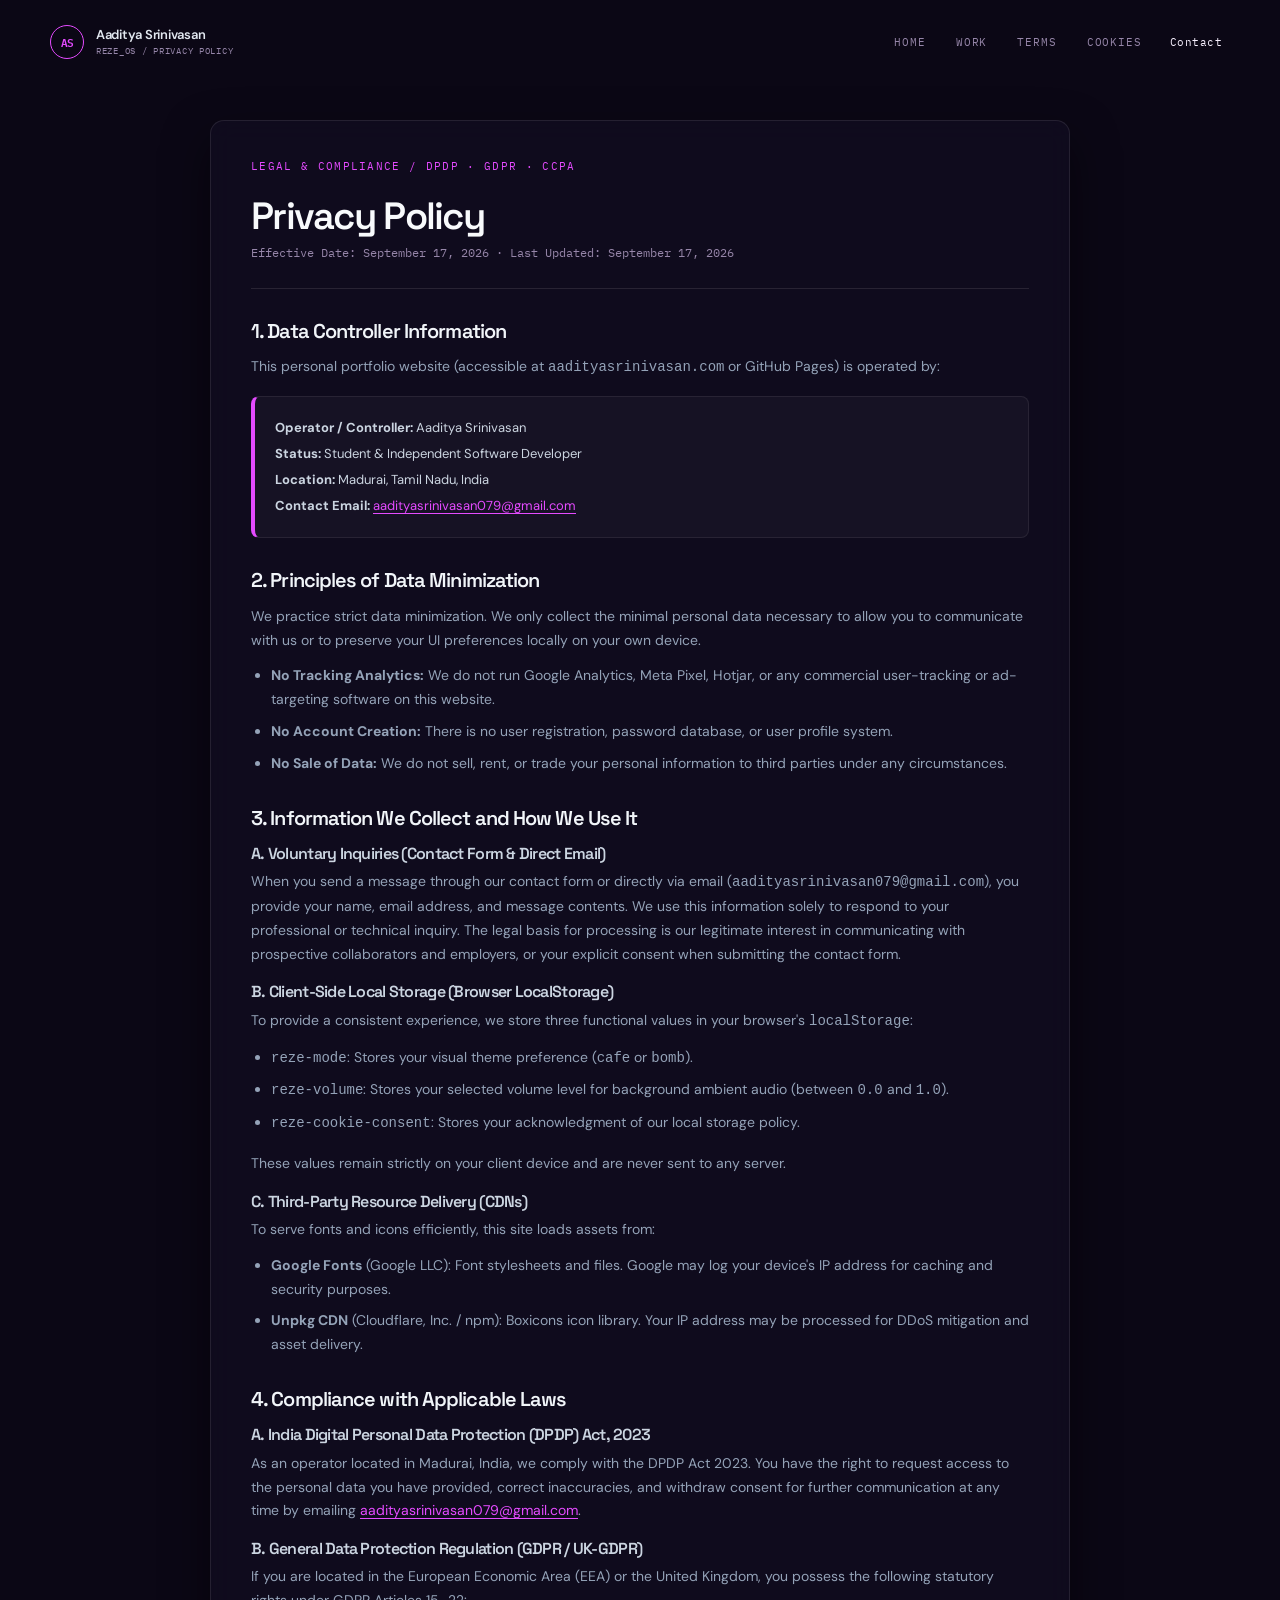
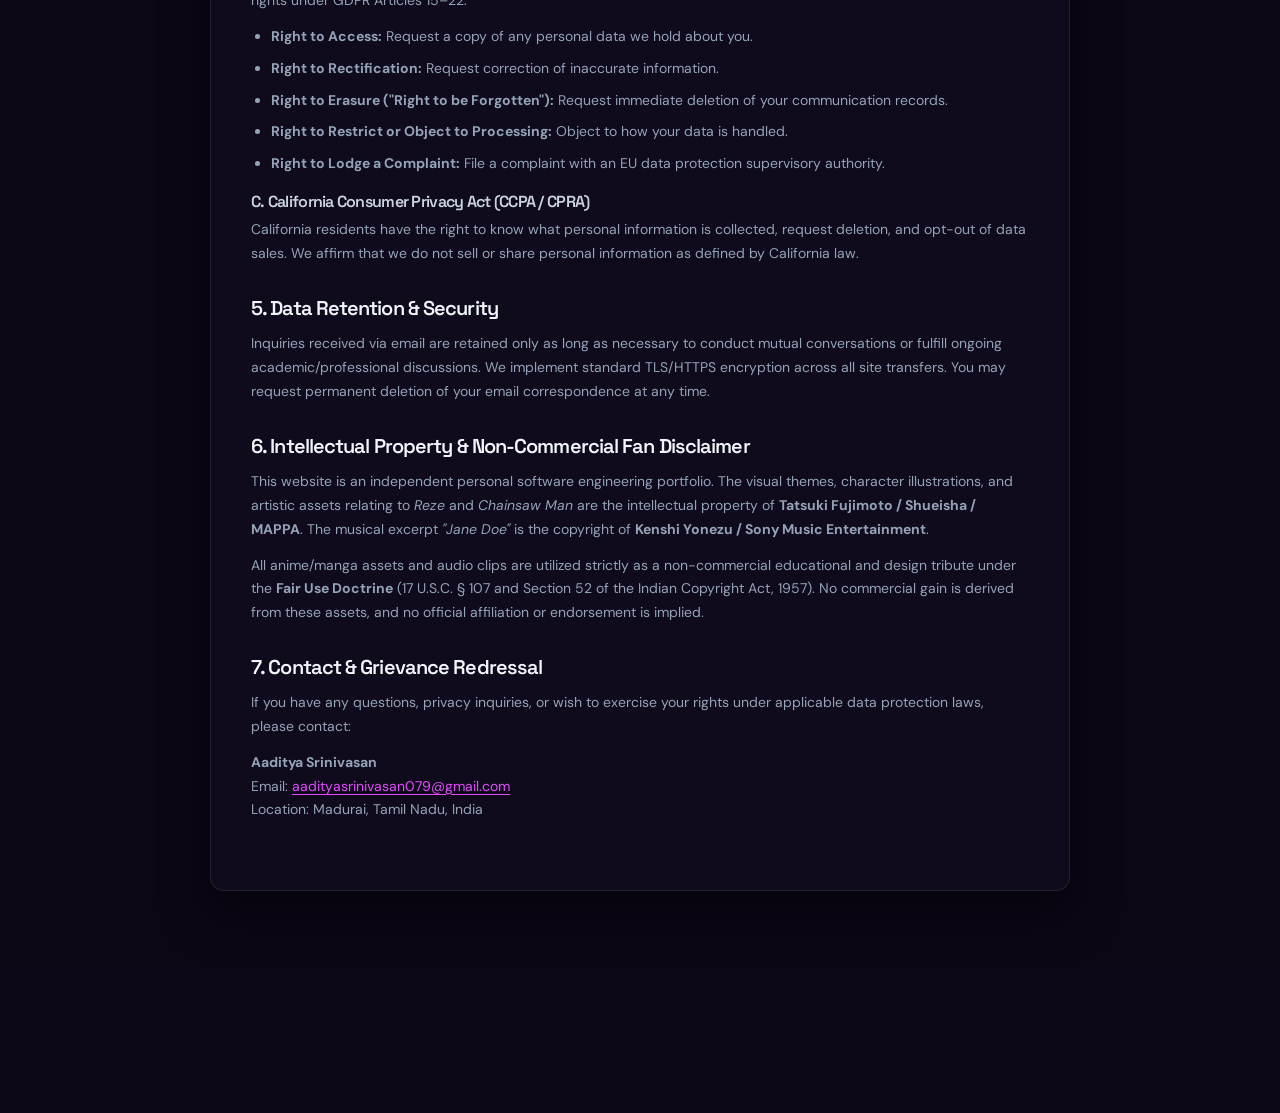
<file: privacy.html>
<!DOCTYPE html>
<html lang="en">
<!-- reze ma queen 🥀 -->
<head>
    <meta charset="UTF-8">
    <meta name="viewport" content="width=device-width, initial-scale=1.0">
    <meta name="theme-color" content="#0b0715">
    <meta name="description" content="Privacy Policy for Aaditya Srinivasan's Portfolio (REZE_OS). DPDP Act 2023, GDPR, and CCPA compliance details.">
    <title>Privacy Policy — Aaditya Srinivasan (REZE_OS)</title>
    <!-- reze ma queen 🥀 -->
    <link rel="preconnect" href="https://fonts.googleapis.com">
    <link rel="preconnect" href="https://fonts.gstatic.com" crossorigin>
    <link href="https://fonts.googleapis.com/css2?family=DM+Sans:wght@400;500;600;700&family=IBM+Plex+Mono:wght@400;500;600&family=Space+Grotesk:wght@500;600;700&display=swap" rel="stylesheet">
    <link href="https://unpkg.com/boxicons@2.1.4/css/boxicons.min.css" rel="stylesheet">
    <link rel="stylesheet" href="style.css?v=4.3">
</head>
<body class="cafe-mode legal-page">
    <!-- reze ma queen 🥀 -->
    <header class="site-header" id="site-header">
        <div class="header-shell">
            <a href="index.html#home" class="brand" aria-label="Aaditya Srinivasan home">
                <span class="brand-mark">AS</span>
                <span class="brand-copy">
                    <strong>Aaditya Srinivasan</strong>
                    <small>REZE_OS / Privacy Policy</small>
                </span>
            </a>
            <nav class="desktop-nav" aria-label="Navigation">
                <a href="index.html#home" class="nav-link">Home</a>
                <a href="index.html#projects" class="nav-link">Work</a>
                <a href="terms.html" class="nav-link">Terms</a>
                <a href="cookies.html" class="nav-link">Cookies</a>
            </nav>
            <div class="header-actions">
                <a class="header-cta" href="index.html#contact">Contact <i class="bx bx-arrow-up-right" aria-hidden="true"></i></a>
            </div>
        </div>
    </header>

    <main class="legal-container section-shell">
        <!-- reze ma queen 🥀 -->
        <article class="surface-card legal-card">
            <div class="legal-header">
                <p class="eyebrow">Legal &amp; Compliance / DPDP · GDPR · CCPA</p>
                <h1>Privacy Policy</h1>
                <p class="legal-meta">Effective Date: September 17, 2026 · Last Updated: September 17, 2026</p>
            </div>

            <section class="legal-section">
                <h2>1. Data Controller Information</h2>
                <p>This personal portfolio website (accessible at <code>aadityasrinivasan.com</code> or GitHub Pages) is operated by:</p>
                <div class="business-details-box">
                    <p><strong>Operator / Controller:</strong> Aaditya Srinivasan</p>
                    <p><strong>Status:</strong> Student &amp; Independent Software Developer</p>
                    <p><strong>Location:</strong> Madurai, Tamil Nadu, India</p>
                    <p><strong>Contact Email:</strong> <a href="mailto:aadityasrinivasan079@gmail.com">aadityasrinivasan079@gmail.com</a></p>
                </div>
            </section>

            <section class="legal-section">
                <h2>2. Principles of Data Minimization</h2>
                <p>We practice strict data minimization. We only collect the minimal personal data necessary to allow you to communicate with us or to preserve your UI preferences locally on your own device.</p>
                <ul>
                    <li><strong>No Tracking Analytics:</strong> We do not run Google Analytics, Meta Pixel, Hotjar, or any commercial user-tracking or ad-targeting software on this website.</li>
                    <li><strong>No Account Creation:</strong> There is no user registration, password database, or user profile system.</li>
                    <li><strong>No Sale of Data:</strong> We do not sell, rent, or trade your personal information to third parties under any circumstances.</li>
                </ul>
            </section>

            <section class="legal-section">
                <h2>3. Information We Collect and How We Use It</h2>
                <h3>A. Voluntary Inquiries (Contact Form &amp; Direct Email)</h3>
                <p>When you send a message through our contact form or directly via email (<code>aadityasrinivasan079@gmail.com</code>), you provide your name, email address, and message contents. We use this information solely to respond to your professional or technical inquiry. The legal basis for processing is our legitimate interest in communicating with prospective collaborators and employers, or your explicit consent when submitting the contact form.</p>

                <h3>B. Client-Side Local Storage (Browser LocalStorage)</h3>
                <p>To provide a consistent experience, we store three functional values in your browser's <code>localStorage</code>:</p>
                <ul>
                    <li><code>reze-mode</code>: Stores your visual theme preference (<code>cafe</code> or <code>bomb</code>).</li>
                    <li><code>reze-volume</code>: Stores your selected volume level for background ambient audio (between <code>0.0</code> and <code>1.0</code>).</li>
                    <li><code>reze-cookie-consent</code>: Stores your acknowledgment of our local storage policy.</li>
                </ul>
                <p>These values remain strictly on your client device and are never sent to any server.</p>

                <h3>C. Third-Party Resource Delivery (CDNs)</h3>
                <p>To serve fonts and icons efficiently, this site loads assets from:</p>
                <ul>
                    <li><strong>Google Fonts</strong> (Google LLC): Font stylesheets and files. Google may log your device's IP address for caching and security purposes.</li>
                    <li><strong>Unpkg CDN</strong> (Cloudflare, Inc. / npm): Boxicons icon library. Your IP address may be processed for DDoS mitigation and asset delivery.</li>
                </ul>
            </section>

            <section class="legal-section">
                <h2>4. Compliance with Applicable Laws</h2>
                <h3>A. India Digital Personal Data Protection (DPDP) Act, 2023</h3>
                <p>As an operator located in Madurai, India, we comply with the DPDP Act 2023. You have the right to request access to the personal data you have provided, correct inaccuracies, and withdraw consent for further communication at any time by emailing <a href="mailto:aadityasrinivasan079@gmail.com">aadityasrinivasan079@gmail.com</a>.</p>

                <h3>B. General Data Protection Regulation (GDPR / UK-GDPR)</h3>
                <p>If you are located in the European Economic Area (EEA) or the United Kingdom, you possess the following statutory rights under GDPR Articles 15–22:</p>
                <ul>
                    <li><strong>Right to Access:</strong> Request a copy of any personal data we hold about you.</li>
                    <li><strong>Right to Rectification:</strong> Request correction of inaccurate information.</li>
                    <li><strong>Right to Erasure ("Right to be Forgotten"):</strong> Request immediate deletion of your communication records.</li>
                    <li><strong>Right to Restrict or Object to Processing:</strong> Object to how your data is handled.</li>
                    <li><strong>Right to Lodge a Complaint:</strong> File a complaint with an EU data protection supervisory authority.</li>
                </ul>

                <h3>C. California Consumer Privacy Act (CCPA / CPRA)</h3>
                <p>California residents have the right to know what personal information is collected, request deletion, and opt-out of data sales. We affirm that we do not sell or share personal information as defined by California law.</p>
            </section>

            <section class="legal-section">
                <h2>5. Data Retention &amp; Security</h2>
                <p>Inquiries received via email are retained only as long as necessary to conduct mutual conversations or fulfill ongoing academic/professional discussions. We implement standard TLS/HTTPS encryption across all site transfers. You may request permanent deletion of your email correspondence at any time.</p>
            </section>

            <section class="legal-section">
                <h2>6. Intellectual Property &amp; Non-Commercial Fan Disclaimer</h2>
                <p>This website is an independent personal software engineering portfolio. The visual themes, character illustrations, and artistic assets relating to <em>Reze</em> and <em>Chainsaw Man</em> are the intellectual property of <strong>Tatsuki Fujimoto / Shueisha / MAPPA</strong>. The musical excerpt <em>"Jane Doe"</em> is the copyright of <strong>Kenshi Yonezu / Sony Music Entertainment</strong>.</p>
                <p>All anime/manga assets and audio clips are utilized strictly as a non-commercial educational and design tribute under the <strong>Fair Use Doctrine</strong> (17 U.S.C. § 107 and Section 52 of the Indian Copyright Act, 1957). No commercial gain is derived from these assets, and no official affiliation or endorsement is implied.</p>
            </section>

            <section class="legal-section">
                <h2>7. Contact &amp; Grievance Redressal</h2>
                <p>If you have any questions, privacy inquiries, or wish to exercise your rights under applicable data protection laws, please contact:</p>
                <p><strong>Aaditya Srinivasan</strong><br>
                Email: <a href="mailto:aadityasrinivasan079@gmail.com">aadityasrinivasan079@gmail.com</a><br>
                Location: Madurai, Tamil Nadu, India</p>
            </section>
        </article>
        <!-- reze ma queen 🥀 -->
    </main>

    <footer class="site-footer">
        <div class="footer-shell">
            <span>© 2026 Aaditya Srinivasan. All rights reserved.</span>
            <div class="footer-legal-links">
                <a href="privacy.html">Privacy Policy</a>
                <a href="terms.html">Terms &amp; Disclaimers</a>
                <a href="cookies.html">Cookie Policy</a>
            </div>
            <a href="index.html#home">Return to Home <i class="bx bx-up-arrow-alt" aria-hidden="true"></i></a>
        </div>
    </footer>
</body>
</html>
</file>
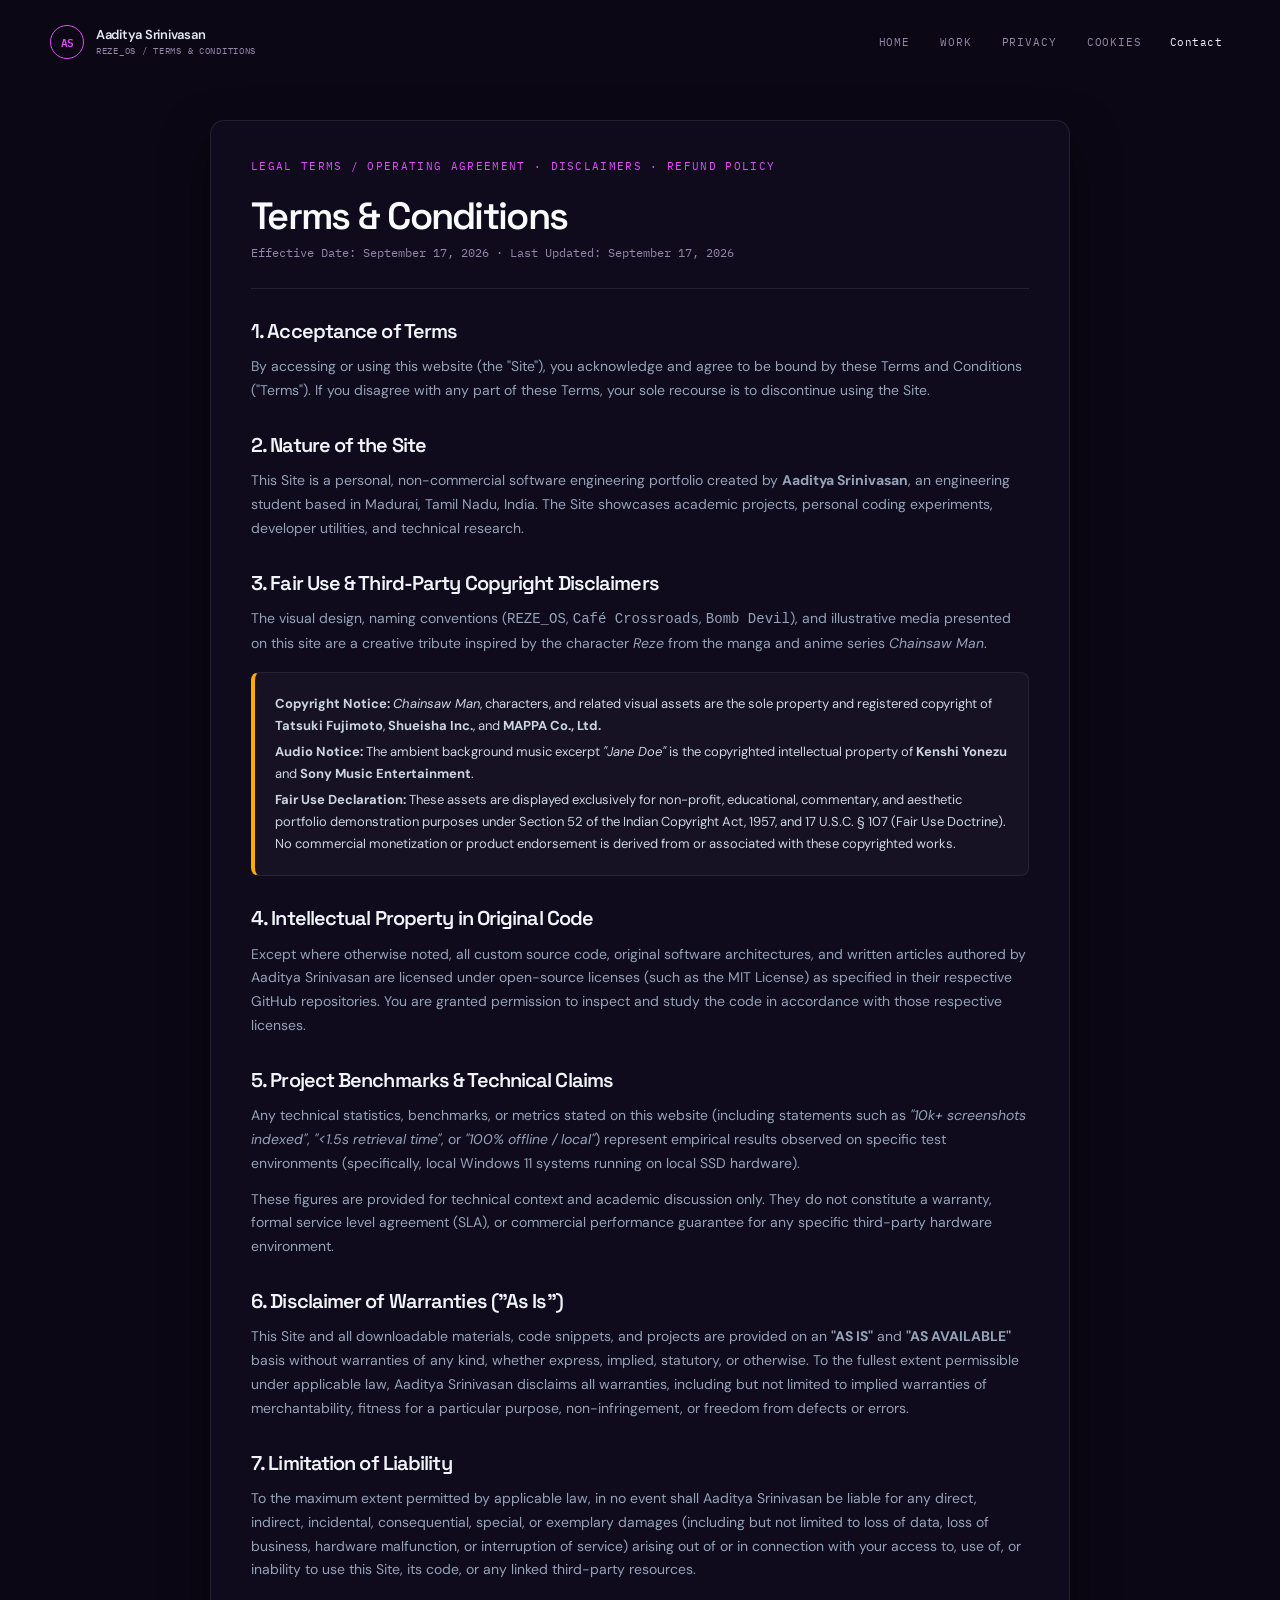
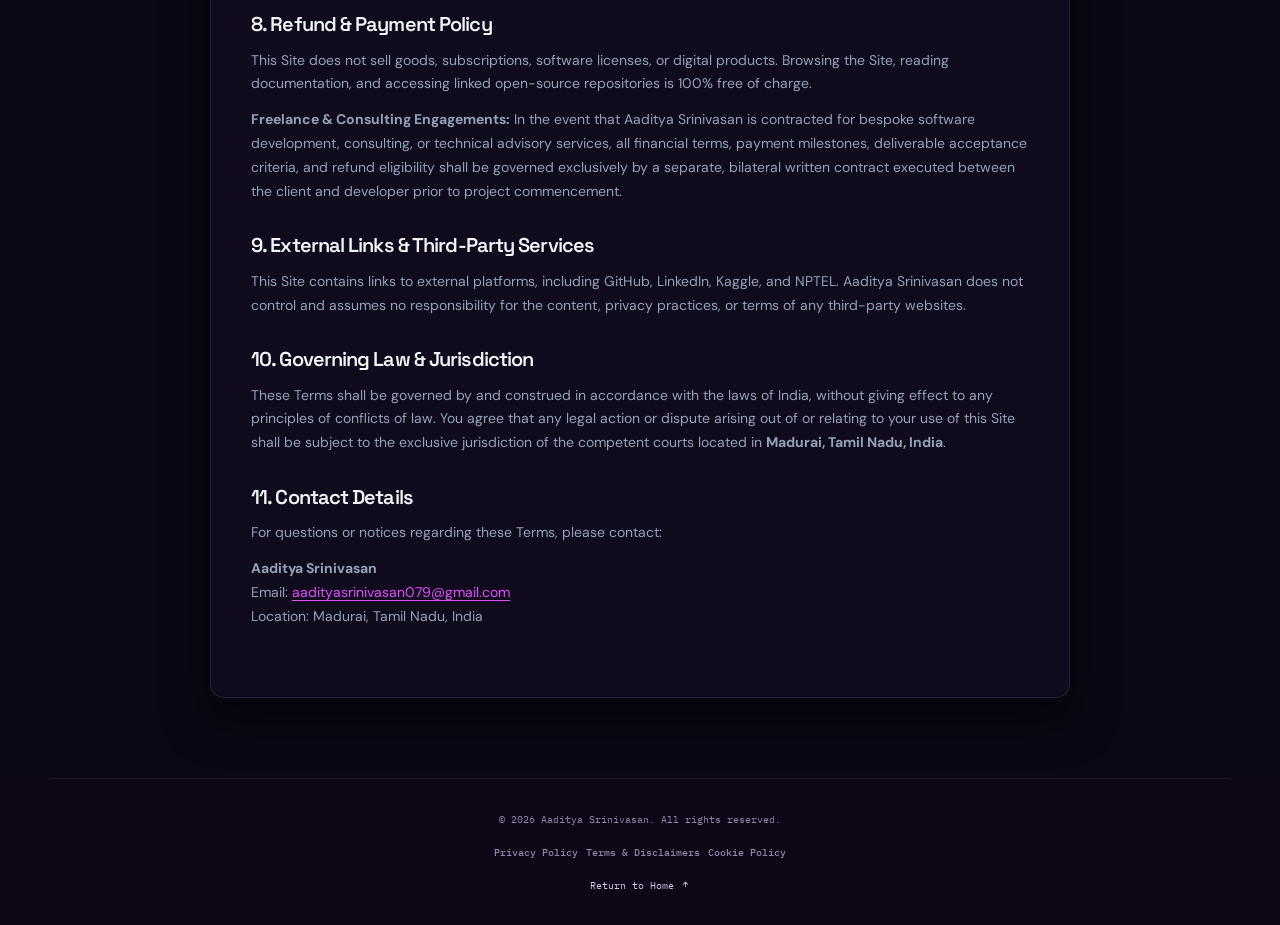
<file: terms.html>
<!DOCTYPE html>
<html lang="en">
<!-- reze ma queen 🥀 -->
<head>
    <meta charset="UTF-8">
    <meta name="viewport" content="width=device-width, initial-scale=1.0">
    <meta name="theme-color" content="#0b0715">
    <meta name="description" content="Terms and Conditions, Disclaimers, and Refund Policy for Aaditya Srinivasan's portfolio.">
    <title>Terms &amp; Conditions — Aaditya Srinivasan (REZE_OS)</title>
    <!-- reze ma queen 🥀 -->
    <link rel="preconnect" href="https://fonts.googleapis.com">
    <link rel="preconnect" href="https://fonts.gstatic.com" crossorigin>
    <link href="https://fonts.googleapis.com/css2?family=DM+Sans:wght@400;500;600;700&family=IBM+Plex+Mono:wght@400;500;600&family=Space+Grotesk:wght@500;600;700&display=swap" rel="stylesheet">
    <link href="https://unpkg.com/boxicons@2.1.4/css/boxicons.min.css" rel="stylesheet">
    <link rel="stylesheet" href="style.css?v=4.3">
</head>
<body class="cafe-mode legal-page">
    <!-- reze ma queen 🥀 -->
    <header class="site-header" id="site-header">
        <div class="header-shell">
            <a href="index.html#home" class="brand" aria-label="Aaditya Srinivasan home">
                <span class="brand-mark">AS</span>
                <span class="brand-copy">
                    <strong>Aaditya Srinivasan</strong>
                    <small>REZE_OS / Terms &amp; Conditions</small>
                </span>
            </a>
            <nav class="desktop-nav" aria-label="Navigation">
                <a href="index.html#home" class="nav-link">Home</a>
                <a href="index.html#projects" class="nav-link">Work</a>
                <a href="privacy.html" class="nav-link">Privacy</a>
                <a href="cookies.html" class="nav-link">Cookies</a>
            </nav>
            <div class="header-actions">
                <a class="header-cta" href="index.html#contact">Contact <i class="bx bx-arrow-up-right" aria-hidden="true"></i></a>
            </div>
        </div>
    </header>

    <main class="legal-container section-shell">
        <!-- reze ma queen 🥀 -->
        <article class="surface-card legal-card">
            <div class="legal-header">
                <p class="eyebrow">Legal Terms / Operating Agreement · Disclaimers · Refund Policy</p>
                <h1>Terms &amp; Conditions</h1>
                <p class="legal-meta">Effective Date: September 17, 2026 · Last Updated: September 17, 2026</p>
            </div>

            <section class="legal-section">
                <h2>1. Acceptance of Terms</h2>
                <p>By accessing or using this website (the "Site"), you acknowledge and agree to be bound by these Terms and Conditions ("Terms"). If you disagree with any part of these Terms, your sole recourse is to discontinue using the Site.</p>
            </section>

            <section class="legal-section">
                <h2>2. Nature of the Site</h2>
                <p>This Site is a personal, non-commercial software engineering portfolio created by <strong>Aaditya Srinivasan</strong>, an engineering student based in Madurai, Tamil Nadu, India. The Site showcases academic projects, personal coding experiments, developer utilities, and technical research.</p>
            </section>

            <section class="legal-section">
                <h2>3. Fair Use &amp; Third-Party Copyright Disclaimers</h2>
                <p>The visual design, naming conventions (<code>REZE_OS</code>, <code>Café Crossroads</code>, <code>Bomb Devil</code>), and illustrative media presented on this site are a creative tribute inspired by the character <em>Reze</em> from the manga and anime series <em>Chainsaw Man</em>.</p>
                <div class="legal-warning-box">
                    <p><strong>Copyright Notice:</strong> <em>Chainsaw Man</em>, characters, and related visual assets are the sole property and registered copyright of <strong>Tatsuki Fujimoto</strong>, <strong>Shueisha Inc.</strong>, and <strong>MAPPA Co., Ltd.</strong></p>
                    <p><strong>Audio Notice:</strong> The ambient background music excerpt <em>"Jane Doe"</em> is the copyrighted intellectual property of <strong>Kenshi Yonezu</strong> and <strong>Sony Music Entertainment</strong>.</p>
                    <p><strong>Fair Use Declaration:</strong> These assets are displayed exclusively for non-profit, educational, commentary, and aesthetic portfolio demonstration purposes under Section 52 of the Indian Copyright Act, 1957, and 17 U.S.C. § 107 (Fair Use Doctrine). No commercial monetization or product endorsement is derived from or associated with these copyrighted works.</p>
                </div>
            </section>

            <section class="legal-section">
                <h2>4. Intellectual Property in Original Code</h2>
                <p>Except where otherwise noted, all custom source code, original software architectures, and written articles authored by Aaditya Srinivasan are licensed under open-source licenses (such as the MIT License) as specified in their respective GitHub repositories. You are granted permission to inspect and study the code in accordance with those respective licenses.</p>
            </section>

            <section class="legal-section">
                <h2>5. Project Benchmarks &amp; Technical Claims</h2>
                <p>Any technical statistics, benchmarks, or metrics stated on this website (including statements such as <em>"10k+ screenshots indexed"</em>, <em>"&lt;1.5s retrieval time"</em>, or <em>"100% offline / local"</em>) represent empirical results observed on specific test environments (specifically, local Windows 11 systems running on local SSD hardware).</p>
                <p>These figures are provided for technical context and academic discussion only. They do not constitute a warranty, formal service level agreement (SLA), or commercial performance guarantee for any specific third-party hardware environment.</p>
            </section>

            <section class="legal-section">
                <h2>6. Disclaimer of Warranties ("As Is")</h2>
                <p>This Site and all downloadable materials, code snippets, and projects are provided on an <strong>"AS IS"</strong> and <strong>"AS AVAILABLE"</strong> basis without warranties of any kind, whether express, implied, statutory, or otherwise. To the fullest extent permissible under applicable law, Aaditya Srinivasan disclaims all warranties, including but not limited to implied warranties of merchantability, fitness for a particular purpose, non-infringement, or freedom from defects or errors.</p>
            </section>

            <section class="legal-section">
                <h2>7. Limitation of Liability</h2>
                <p>To the maximum extent permitted by applicable law, in no event shall Aaditya Srinivasan be liable for any direct, indirect, incidental, consequential, special, or exemplary damages (including but not limited to loss of data, loss of business, hardware malfunction, or interruption of service) arising out of or in connection with your access to, use of, or inability to use this Site, its code, or any linked third-party resources.</p>
            </section>

            <section class="legal-section">
                <h2>8. Refund &amp; Payment Policy</h2>
                <p>This Site does not sell goods, subscriptions, software licenses, or digital products. Browsing the Site, reading documentation, and accessing linked open-source repositories is 100% free of charge.</p>
                <p><strong>Freelance &amp; Consulting Engagements:</strong> In the event that Aaditya Srinivasan is contracted for bespoke software development, consulting, or technical advisory services, all financial terms, payment milestones, deliverable acceptance criteria, and refund eligibility shall be governed exclusively by a separate, bilateral written contract executed between the client and developer prior to project commencement.</p>
            </section>

            <section class="legal-section">
                <h2>9. External Links &amp; Third-Party Services</h2>
                <p>This Site contains links to external platforms, including GitHub, LinkedIn, Kaggle, and NPTEL. Aaditya Srinivasan does not control and assumes no responsibility for the content, privacy practices, or terms of any third-party websites.</p>
            </section>

            <section class="legal-section">
                <h2>10. Governing Law &amp; Jurisdiction</h2>
                <p>These Terms shall be governed by and construed in accordance with the laws of India, without giving effect to any principles of conflicts of law. You agree that any legal action or dispute arising out of or relating to your use of this Site shall be subject to the exclusive jurisdiction of the competent courts located in <strong>Madurai, Tamil Nadu, India</strong>.</p>
            </section>

            <section class="legal-section">
                <h2>11. Contact Details</h2>
                <p>For questions or notices regarding these Terms, please contact:</p>
                <p><strong>Aaditya Srinivasan</strong><br>
                Email: <a href="mailto:aadityasrinivasan079@gmail.com">aadityasrinivasan079@gmail.com</a><br>
                Location: Madurai, Tamil Nadu, India</p>
            </section>
        </article>
        <!-- reze ma queen 🥀 -->
    </main>

    <footer class="site-footer">
        <div class="footer-shell">
            <span>© 2026 Aaditya Srinivasan. All rights reserved.</span>
            <div class="footer-legal-links">
                <a href="privacy.html">Privacy Policy</a>
                <a href="terms.html">Terms &amp; Disclaimers</a>
                <a href="cookies.html">Cookie Policy</a>
            </div>
            <a href="index.html#home">Return to Home <i class="bx bx-up-arrow-alt" aria-hidden="true"></i></a>
        </div>
    </footer>
</body>
</html>
</file>
<file: style.css>
@import url('https://fonts.googleapis.com/css2?family=DM+Sans:wght@400;500;600;700&family=IBM+Plex+Mono:wght@400;500;600&family=Space+Grotesk:wght@500;600;700&display=swap');

:root {
    /* Café Crossroads / Reze default */
    --bg: #08050f;
    --bg-deep: #0d0718;
    --surface: #151023;
    --surface-raised: #1b1330;
    --surface-soft: rgba(255, 255, 255, 0.035);
    --line: rgba(205, 164, 255, 0.18);
    --line-soft: rgba(205, 164, 255, 0.1);
    --text: #f8f1ff;
    --text-soft: #d4c8e2;
    --muted: #9686a9;
    --text-muted: #9686a9;
    --accent: #e44bff;
    --accent-deep: #b42de2;
    --accent-soft: rgba(228, 75, 255, 0.13);
    --signal: #9c8cff;
    --signal-soft: rgba(156, 140, 255, 0.12);
    --success: #8ff0a9;
    --shadow: 0 18px 60px rgba(0, 0, 0, 0.42);
    --mode-image-overlay: rgba(12, 5, 24, 0.08);
    --mode-gradient: radial-gradient(circle at 78% 14%, rgba(228, 75, 255, 0.15), transparent 31%), radial-gradient(circle at 7% 69%, rgba(97, 92, 255, 0.12), transparent 28%);
    --font-body: 'DM Sans', sans-serif;
    --font-display: 'Space Grotesk', sans-serif;
    --font-mono: 'IBM Plex Mono', monospace;
    --ease: cubic-bezier(0.23, 1, 0.32, 1);
    --max-width: 1180px;
}

/* Bomb Devil alternate palette */
body.bomb-mode {
    --bg: #100706;
    --bg-deep: #1b0906;
    --surface: #21100c;
    --surface-raised: #2d130d;
    --surface-soft: rgba(255, 239, 222, 0.04);
    --line: rgba(255, 142, 68, 0.23);
    --line-soft: rgba(255, 142, 68, 0.13);
    --text: #fff4e7;
    --text-soft: #f0c7ad;
    --muted: #b58670;
    --text-muted: #b58670;
    --accent: #ff7c2f;
    --accent-deep: #e54d1b;
    --accent-soft: rgba(255, 124, 47, 0.14);
    --signal: #ffb37d;
    --signal-soft: rgba(255, 179, 125, 0.12);
    --success: #ffd166;
    --shadow: 0 18px 60px rgba(0, 0, 0, 0.48);
    --mode-image-overlay: rgba(31, 7, 2, 0.08);
    --mode-gradient: radial-gradient(circle at 77% 13%, rgba(255, 124, 47, 0.17), transparent 30%), radial-gradient(circle at 8% 71%, rgba(206, 41, 22, 0.13), transparent 28%);
}

* { box-sizing: border-box; margin: 0; padding: 0; }
html { scroll-behavior: smooth; background: var(--bg); transition: background 220ms ease; }
body { background: transparent; color: var(--text); font-family: var(--font-body); font-size: 16px; line-height: 1.6; overflow-x: hidden; transition: color 220ms ease; }
body, button, a { -webkit-font-smoothing: antialiased; }
main { position: relative; z-index: 2; }
.ambient-mode-bg { position: fixed; inset: 0; z-index: 0; pointer-events: none; overflow: hidden; background: transparent; }
.ambient-video { position: absolute; inset: 0; width: 100%; height: 100%; object-fit: cover; object-position: center; opacity: 0; transition: opacity 650ms var(--ease); pointer-events: none; }
.ambient-overlay { position: absolute; inset: 0; pointer-events: none; z-index: 1; background: linear-gradient(rgba(8, 5, 15, 0.42), rgba(8, 5, 15, 0.82)); transition: background 650ms var(--ease); }
body.cafe-mode .ambient-video.cafe-video, body:not(.bomb-mode) .ambient-video.cafe-video { opacity: 0.72; }
body.bomb-mode .ambient-video.bomb-video { opacity: 0.72; }
body.bomb-mode .ambient-overlay { background: linear-gradient(rgba(16, 7, 6, 0.42), rgba(16, 7, 6, 0.84)); }
.ambient-mode-bg::before, .ambient-mode-bg::after { content: ''; position: absolute; inset: 0; background-position: center; background-repeat: no-repeat; background-size: cover; opacity: 0; z-index: -1; transition: opacity 650ms var(--ease); }
.ambient-mode-bg::before { background-image: linear-gradient(rgba(8, 5, 15, 0.55), rgba(8, 5, 15, 0.85)), url('cafe-bg.gif'); }
.ambient-mode-bg::after { background-image: linear-gradient(rgba(16, 7, 6, 0.55), rgba(16, 7, 6, 0.88)), url('bomb-bg.gif'); }
body.cafe-mode .ambient-mode-bg::before, body:not(.bomb-mode) .ambient-mode-bg::before { opacity: 0.35; }
body.bomb-mode .ambient-mode-bg::after { opacity: 0.35; }
::selection { background: var(--accent); color: #fff; }
:focus-visible { outline: 2px solid var(--accent); outline-offset: 4px; }
a { color: inherit; text-decoration: none; }
button { color: inherit; font: inherit; }
button, a { -webkit-tap-highlight-color: transparent; }
img { display: block; max-width: 100%; }

.site-noise { position: fixed; inset: 0; z-index: 50; pointer-events: none; opacity: 0.045; background-image: url("data:image/svg+xml,%3Csvg viewBox='0 0 220 220' xmlns='http://www.w3.org/2000/svg'%3E%3Cfilter id='n'%3E%3CfeTurbulence type='fractalNoise' baseFrequency='.85' numOctaves='3' stitchTiles='stitch'/%3E%3C/filter%3E%3Crect width='100%25' height='100%25' filter='url(%23n)' opacity='.42'/%3E%3C/svg%3E"); mix-blend-mode: soft-light; }
.scroll-progress { position: fixed; top: 0; left: 0; height: 3px; width: 0; z-index: 100; background: var(--accent); transition: width 120ms linear; }
.mode-flash { position: fixed; inset: 0; z-index: 55; pointer-events: none; background: var(--accent); opacity: 0; }
.mode-flash.active { animation: mode-flash 460ms var(--ease) forwards; }
@keyframes mode-flash { 0% { opacity: 0.25; } 100% { opacity: 0; } }
body.mode-shake { animation: mode-shake 460ms cubic-bezier(.36,.07,.19,.97) both; }
@keyframes mode-shake { 10%, 90% { transform: translate3d(-1px, 0, 0); } 20%, 80% { transform: translate3d(1px, 0, 0); } 30%, 50%, 70% { transform: translate3d(-2px, 0, 0); } 40%, 60% { transform: translate3d(2px, 0, 0); } }
.section-shell, .header-shell, .footer-shell { width: min(var(--max-width), calc(100% - 72px)); margin: 0 auto; }

/* Header */
.site-header { position: fixed; top: 0; left: 0; width: 100%; z-index: 40; border-bottom: 1px solid transparent; transition: background 200ms ease, border-color 200ms ease, backdrop-filter 200ms ease; }
.site-header.scrolled { background: color-mix(in srgb, var(--bg) 86%, transparent); border-color: var(--line-soft); backdrop-filter: blur(18px); }
.header-shell { min-height: 84px; display: flex; align-items: center; justify-content: space-between; gap: 28px; }
.brand { display: inline-flex; align-items: center; gap: 12px; min-width: 215px; }
.brand-mark { width: 34px; height: 34px; display: grid; place-items: center; border: 1px solid var(--accent); border-radius: 50%; color: var(--accent); font-family: var(--font-mono); font-size: 11px; font-weight: 600; letter-spacing: -1px; }
.brand-copy { display: flex; flex-direction: column; gap: 0; line-height: 1.1; }
.brand-copy strong { font-size: 13px; font-weight: 600; letter-spacing: -0.02em; }
.brand-copy small { margin-top: 4px; color: var(--muted); font-family: var(--font-mono); font-size: 9px; letter-spacing: 0.08em; text-transform: uppercase; }
.desktop-nav { display: flex; align-items: center; gap: 30px; margin-left: auto; }
.nav-link { color: var(--muted); font-family: var(--font-mono); font-size: 11px; letter-spacing: 0.08em; text-transform: uppercase; transition: color 180ms ease; }
.nav-link:hover, .nav-link.active { color: var(--text); }
.header-actions { display: flex; align-items: center; gap: 14px; }
.mode-switch { min-height: 34px; display: inline-flex; align-items: center; gap: 9px; padding: 6px 10px; border: 1px solid var(--line); border-radius: 20px; background: var(--surface-soft); color: var(--text-soft); cursor: pointer; user-select: none; transition: border-color 180ms ease, background 180ms ease, color 180ms ease, transform 180ms ease; }
.mode-switch:hover, .mode-switch:focus-visible { border-color: var(--accent); background: var(--accent-soft); color: var(--text); transform: translateY(-1px); }
.mode-name { font-family: var(--font-mono); font-size: 9px; letter-spacing: 0.03em; text-transform: uppercase; white-space: nowrap; }
.cafe-mode-name { color: var(--text); }
.bomb-mode-name { color: var(--muted); opacity: 0.55; }
body.bomb-mode .cafe-mode-name { color: var(--muted); opacity: 0.55; }
body.bomb-mode .bomb-mode-name { color: var(--accent); opacity: 1; }
.mode-rail { position: relative; width: 30px; height: 11px; display: inline-flex; align-items: center; flex: 0 0 auto; }
.mode-rail::before { content: ''; width: 100%; height: 3px; border-radius: 99px; background: color-mix(in srgb, var(--text) 28%, transparent); }
.mode-ring { position: absolute; left: 0; width: 12px; height: 12px; border: 2px solid var(--text); border-radius: 50%; background: var(--bg); box-shadow: 0 0 9px color-mix(in srgb, var(--accent) 62%, transparent); transition: left 300ms var(--ease), border-color 220ms ease, background 220ms ease; }
body.bomb-mode .mode-ring { left: calc(100% - 12px); border-color: var(--accent); background: var(--bg-deep); }
.mode-readout { color: var(--muted); font-family: var(--font-mono); font-size: 9px; letter-spacing: 0.04em; white-space: nowrap; }
.icon-button { width: 36px; height: 36px; display: grid; place-items: center; border: 1px solid var(--line-soft); border-radius: 50%; background: var(--surface-soft); color: var(--text-soft); cursor: pointer; transition: color 180ms ease, border-color 180ms ease, transform 180ms ease, background 180ms ease; }
.icon-button:hover { color: var(--text); border-color: var(--accent); background: var(--accent-soft); transform: translateY(-2px); }
.icon-button i { font-size: 18px; }
.header-cta { display: inline-flex; align-items: center; gap: 8px; color: var(--text); font-family: var(--font-mono); font-size: 11px; letter-spacing: 0.04em; }
.header-cta i { color: var(--accent); font-size: 16px; transition: transform 180ms var(--ease); }
.header-cta:hover i { transform: translate(3px, -3px); }
.menu-toggle, .mobile-nav { display: none; }

/* Typography and reusable layout */
.section { padding: 132px 0 0; }
.eyebrow, .card-label, .project-number, .stack-category, .timeline-type { color: var(--accent); font-family: var(--font-mono); font-size: 11px; letter-spacing: 0.12em; text-transform: uppercase; }
.eyebrow { display: flex; align-items: center; gap: 9px; margin-bottom: 21px; }
.status-dot { width: 7px; height: 7px; display: inline-block; flex: 0 0 auto; border-radius: 50%; background: var(--success); box-shadow: 0 0 0 4px color-mix(in srgb, var(--success) 12%, transparent); }
.eyebrow-divider { color: var(--line); }
h1, h2, h3 { font-family: var(--font-display); font-weight: 600; letter-spacing: -0.045em; line-height: 1.02; }
h2 { max-width: 670px; font-size: clamp(42px, 6vw, 72px); }
.section-heading { margin-bottom: 58px; }
.section-intro { max-width: 390px; color: var(--text-soft); font-size: 16px; line-height: 1.7; }
.section-heading-row { display: flex; align-items: end; justify-content: space-between; gap: 40px; }
.section-heading-row .section-intro { margin-bottom: 4px; }
.body-copy, .project-description, .principle p, .timeline-row p, .contact-shell p { color: var(--text-soft); font-size: 15px; line-height: 1.75; }
.surface-card, .project-card { border: 1px solid var(--line-soft); background: var(--surface); box-shadow: var(--shadow); }
.surface-card { border-radius: 4px; }

/* Hero */
.hero { min-height: 100vh; display: flex; align-items: center; padding-top: 152px; padding-bottom: 92px; position: relative; }
body.bomb-mode .hero h1 em, body.bomb-mode .project-kicker { text-shadow: 0 0 22px rgba(255, 124, 47, 0.18); }
body.bomb-mode .hero-image-card { box-shadow: 0 18px 70px rgba(113, 26, 6, 0.34); }
.hero::after { content: 'REZE_OS // GUEST_SESSION'; position: absolute; right: 0; bottom: 29px; color: var(--muted); font-family: var(--font-mono); font-size: 9px; letter-spacing: 0.08em; opacity: 0.78; }
body.bomb-mode .hero::after { content: 'BOMB_DEVIL_CORE // VOLATILE'; color: var(--accent); }
.hero-grid { width: 100%; display: grid; grid-template-columns: minmax(0, 0.93fr) minmax(420px, 0.77fr); align-items: center; gap: clamp(48px, 8vw, 130px); }
.hero-copy { max-width: 640px; }
.hero h1 { max-width: 690px; font-size: clamp(58px, 7.4vw, 104px); }
.hero h1 em { color: var(--accent); font-style: normal; }
.hero-description { max-width: 510px; margin-top: 28px; color: var(--text-soft); font-size: 19px; line-height: 1.65; }
.hero-actions { display: flex; flex-wrap: wrap; gap: 12px; margin-top: 38px; }
.button { min-height: 48px; display: inline-flex; align-items: center; justify-content: center; gap: 12px; padding: 0 19px; border: 1px solid var(--line); border-radius: 3px; font-family: var(--font-mono); font-size: 11px; letter-spacing: 0.02em; transition: color 180ms ease, border-color 180ms ease, background 180ms ease, transform 180ms ease; }
.button i { font-size: 17px; }
.button:hover { transform: translateY(-2px); }
.button-primary { border-color: var(--accent); background: var(--accent); color: #fff; }
.button-primary:hover { border-color: var(--accent-deep); background: var(--accent-deep); }
.button-ghost { color: var(--text-soft); background: transparent; }
.button-ghost:hover { color: var(--text); border-color: var(--accent); background: var(--accent-soft); }
.hero-meta { display: flex; flex-wrap: wrap; gap: 24px; margin-top: 62px; padding-top: 20px; border-top: 1px solid var(--line-soft); color: var(--muted); font-family: var(--font-mono); font-size: 10px; line-height: 1.6; text-transform: uppercase; letter-spacing: 0.06em; }
.hero-meta span { display: flex; flex-direction: column; gap: 4px; }
.hero-meta strong { color: var(--text-soft); font-weight: 500; }
.hero-visual { position: relative; }
.hero-image-card { position: relative; padding: 12px; background: var(--surface); border: 1px solid var(--line); transform: rotate(2.5deg); box-shadow: var(--shadow); transition: transform 300ms var(--ease); }
.hero-image-card:hover { transform: rotate(0deg) translateY(-5px); }
.hero-image-frame { aspect-ratio: 1.04 / 1; overflow: hidden; position: relative; background: #24152f; }
.mode-image { position: absolute; inset: 0; width: 100%; height: 100%; object-fit: cover; object-position: center; opacity: 0; filter: saturate(0.88) contrast(1.02); transition: opacity 550ms var(--ease), transform 700ms var(--ease), filter 300ms ease; }
.cafe-image { opacity: 1; }
body.bomb-mode .cafe-image { opacity: 0; }
body.bomb-mode .bomb-image { opacity: 1; }
.hero-image-card:hover .mode-image { transform: scale(1.04); filter: saturate(1.06) contrast(1.04); }
.image-gradient { position: absolute; inset: 0; background: linear-gradient(180deg, var(--mode-image-overlay), color-mix(in srgb, var(--bg) 78%, transparent)); pointer-events: none; }
.image-index, .image-caption, .hero-mode-chip { position: absolute; z-index: 1; font-family: var(--font-mono); font-size: 10px; text-transform: uppercase; }
.hero-mode-chip { top: 18px; right: 18px; display: inline-flex; align-items: center; gap: 8px; padding: 6px 8px; border: 1px solid rgba(255,255,255,0.22); background: rgba(8, 5, 15, 0.34); color: #fff; font-size: 9px; letter-spacing: 0.06em; backdrop-filter: blur(7px); }
body.bomb-mode .hero-mode-chip { background: rgba(38, 8, 3, 0.42); }
.hero-mode-chip .status-dot { width: 5px; height: 5px; box-shadow: none; }
.image-index { top: 18px; left: 18px; color: rgba(255,255,255,0.85); letter-spacing: 0.08em; }
.image-caption { right: 18px; bottom: 16px; max-width: 160px; color: #fff; line-height: 1.4; text-align: right; }
.hero-stats { display: grid; grid-template-columns: repeat(3, 1fr); position: relative; z-index: 2; margin: -22px 24px 0; border: 1px solid var(--line); background: color-mix(in srgb, var(--surface) 94%, transparent); box-shadow: var(--shadow); }
.stat-card { min-height: 84px; display: flex; flex-direction: column; justify-content: center; padding: 12px 14px; border-right: 1px solid var(--line-soft); }
.stat-card:last-child { border-right: 0; }
.stat-card strong { color: var(--accent); font-family: var(--font-display); font-size: 23px; letter-spacing: -0.06em; }
.stat-card span { color: var(--muted); font-family: var(--font-mono); font-size: 9px; line-height: 1.3; text-transform: uppercase; }
.scroll-cue { position: absolute; bottom: 28px; left: 0; display: flex; align-items: center; gap: 9px; color: var(--muted); font-family: var(--font-mono); font-size: 10px; letter-spacing: 0.08em; text-transform: uppercase; }
.scroll-cue i { color: var(--accent); font-size: 17px; }

/* About */
.about-grid { display: grid; grid-template-columns: 1.25fr 0.75fr; grid-template-rows: 1fr auto; gap: 16px; }
.about-main { grid-row: span 2; min-height: 430px; display: flex; flex-direction: column; padding: clamp(28px, 5vw, 58px); }
.card-label { color: var(--muted); }
.large-copy { max-width: 600px; margin: auto 0 26px; color: var(--text); font-family: var(--font-display); font-size: clamp(28px, 3.1vw, 44px); letter-spacing: -0.045em; line-height: 1.13; }
.about-main .body-copy { max-width: 570px; }
.card-footnote { display: flex; align-items: center; gap: 9px; margin-top: 38px; padding-top: 18px; border-top: 1px solid var(--line-soft); color: var(--muted); font-family: var(--font-mono); font-size: 10px; text-transform: uppercase; letter-spacing: 0.06em; }
.signal-card, .stack-card { padding: 30px; }
.signal-card { min-height: 250px; display: flex; flex-direction: column; }
.signal-card h3 { margin: 33px 0 20px; font-size: clamp(28px, 3vw, 41px); }
.signal-card h3 span { color: var(--signal); }
.signal-card p { margin-top: auto; color: var(--muted); font-size: 13px; line-height: 1.6; }
.signal-mark { display: flex; align-items: end; gap: 5px; height: 32px; }
.signal-mark span { width: 5px; display: block; background: var(--signal); }
.signal-mark span:nth-child(1) { height: 12px; opacity: 0.35; }
.signal-mark span:nth-child(2) { height: 21px; opacity: 0.55; }
.signal-mark span:nth-child(3) { height: 32px; }
.signal-mark span:nth-child(4) { height: 20px; opacity: 0.65; }
.signal-mark span:nth-child(5) { height: 11px; opacity: 0.4; }
.stack-card { min-height: 210px; }
.stack-groups { display: grid; gap: 20px; margin-top: 29px; }
.stack-category { display: block; color: var(--accent); font-size: 10px; }
.stack-groups p { margin-top: 7px; color: var(--text-soft); font-size: 14px; line-height: 1.6; }

/* Projects */
.section-projects { margin-top: 132px; padding: 130px 0 132px; background: color-mix(in srgb, var(--bg-deep) 68%, transparent); border-top: 1px solid var(--line-soft); border-bottom: 1px solid var(--line-soft); }
.project-grid { display: grid; grid-template-columns: repeat(2, 1fr); gap: 16px; }
.project-card { min-height: 380px; display: flex; flex-direction: column; padding: clamp(25px, 4vw, 42px); border-radius: 4px; transition: transform 220ms var(--ease), border-color 220ms ease, background 220ms ease; }
.project-card:hover { transform: translateY(-5px); border-color: color-mix(in srgb, var(--accent) 52%, var(--line)); background: var(--surface-raised); }
.project-featured { grid-column: span 2; min-height: 420px; }
.project-card-header { display: flex; align-items: start; justify-content: space-between; gap: 16px; padding-bottom: 25px; border-bottom: 1px solid var(--line-soft); flex-wrap: wrap; }
.project-number { display: block; margin-bottom: 11px; color: var(--muted); font-size: 10px; }
.project-card h3 { font-size: clamp(28px, 4vw, 46px); }
.project-card-links { display: flex; align-items: center; gap: 10px; flex-shrink: 0; }
.project-link-badge { display: inline-flex; align-items: center; gap: 5px; padding: 4px 10px; border-radius: 999px; border: 1px solid color-mix(in srgb, var(--accent) 55%, var(--line)); color: var(--accent); font-family: var(--font-mono); font-size: 10px; font-weight: 500; text-transform: uppercase; letter-spacing: 0.06em; text-decoration: none; transition: all 180ms var(--ease); background: color-mix(in srgb, var(--accent) 6%, transparent); }
.project-link-badge i { font-size: 13px; }
.project-link-badge:hover { background: color-mix(in srgb, var(--accent) 18%, transparent); border-color: var(--accent); transform: translateY(-1px); box-shadow: 0 0 12px color-mix(in srgb, var(--accent) 25%, transparent); }
.project-arrow { color: var(--accent); font-size: 27px; transition: transform 180ms var(--ease); }
.project-arrow:hover { transform: translate(3px, -3px); }
.project-kicker { max-width: 660px; margin-top: 30px; color: var(--text); font-family: var(--font-display); font-size: clamp(22px, 3vw, 34px); letter-spacing: -0.04em; line-height: 1.14; }
.project-description { max-width: 675px; margin-top: 19px; }
.project-card:not(.project-featured) .project-description { margin-top: 30px; }
.project-card-footer { display: flex; align-items: end; justify-content: space-between; gap: 22px; margin-top: auto; padding-top: 30px; }
.tech-list { display: flex; flex-wrap: wrap; gap: 7px; }
.tech-list span { padding: 5px 8px; border: 1px solid var(--line-soft); color: var(--muted); font-family: var(--font-mono); font-size: 10px; }
.project-outcome { max-width: 145px; color: var(--accent); font-family: var(--font-mono); font-size: 10px; line-height: 1.4; text-align: right; text-transform: uppercase; letter-spacing: 0.05em; }

/* Principles */
.section-approach { padding-bottom: 132px; }
.principles-grid { display: grid; grid-template-columns: repeat(3, 1fr); border-top: 1px solid var(--line); }
.principle { min-height: 260px; padding: 28px 30px 0 0; border-right: 1px solid var(--line); }
.principle + .principle { padding-left: 30px; }
.principle:last-child { border-right: 0; }
.principle-index { color: var(--accent); font-family: var(--font-mono); font-size: 11px; }
.principle h3 { max-width: 225px; margin: 58px 0 15px; font-size: 25px; }
.principle p { max-width: 280px; font-size: 14px; }

/* Timeline */
.section-timeline { padding-bottom: 132px; background: color-mix(in srgb, var(--surface) 64%, transparent); border-top: 1px solid var(--line-soft); border-bottom: 1px solid var(--line-soft); }
.timeline-list { border-top: 1px solid var(--line); }
.timeline-row { display: grid; grid-template-columns: 150px 25px 1fr; gap: 20px; padding: 28px 0; border-bottom: 1px solid var(--line-soft); }
.timeline-date { color: var(--muted); font-family: var(--font-mono); font-size: 11px; padding-top: 2px; }
.timeline-line { position: relative; width: 1px; background: var(--line); }
.timeline-line::after { content: ''; position: absolute; top: 3px; left: -3px; width: 7px; height: 7px; border-radius: 50%; background: var(--accent); }
.timeline-type { display: block; margin-bottom: 9px; color: var(--accent); font-size: 10px; }
.timeline-row h3 { font-size: clamp(22px, 3vw, 32px); }
.timeline-row p { max-width: 640px; margin-top: 10px; font-size: 14px; }

/* Contact and footer */
.contact-section { padding: 130px 0; background: color-mix(in srgb, var(--bg-deep) 70%, transparent); color: var(--text); position: relative; overflow: hidden; border-top: 1px solid var(--line-soft); }
.contact-section::before { content: ''; position: absolute; inset: 0; background: radial-gradient(circle at 82% 22%, var(--accent-soft), transparent 48%), radial-gradient(circle at 12% 85%, var(--signal-soft), transparent 42%); pointer-events: none; z-index: 0; }
.contact-shell { position: relative; z-index: 1; display: grid; grid-template-columns: 1.1fr 0.9fr; gap: 70px; align-items: center; }
.contact-shell .eyebrow { color: var(--accent); font-family: var(--font-mono); font-size: 11px; letter-spacing: 0.12em; text-transform: uppercase; }
.contact-shell .status-dot { background: var(--success); box-shadow: 0 0 0 4px color-mix(in srgb, var(--success) 15%, transparent); }
.contact-shell h2 { max-width: 630px; font-size: clamp(44px, 6vw, 76px); color: var(--text); letter-spacing: -0.045em; line-height: 1.05; }
.contact-shell > div > p:last-child { max-width: 485px; margin-top: 24px; color: var(--text-soft); font-size: 16px; line-height: 1.7; }
.contact-actions { display: flex; flex-direction: column; gap: 20px; }
.email-link { display: inline-flex; align-items: center; justify-content: space-between; gap: 15px; padding-bottom: 16px; border-bottom: 1px solid var(--line); font-family: var(--font-display); font-size: clamp(17px, 2.1vw, 26px); letter-spacing: -0.03em; color: var(--text); }
.email-link i { font-size: 25px; color: var(--accent); transition: transform 180ms var(--ease); }
.email-link:hover i { transform: translate(4px, -4px); }
.contact-links { display: flex; flex-wrap: wrap; gap: 18px; }
.contact-links a, .copy-button { display: inline-flex; align-items: center; gap: 6px; border: 0; color: var(--muted); background: none; font-family: var(--font-mono); font-size: 11px; font-weight: 500; cursor: pointer; transition: color 180ms ease, transform 180ms ease; }
.contact-links a:hover, .copy-button:hover { color: var(--text); transform: translateY(-1px); text-decoration: underline; }
.site-footer { position: relative; z-index: 2; background: color-mix(in srgb, var(--bg-deep) 88%, transparent); backdrop-filter: blur(12px); -webkit-backdrop-filter: blur(12px); }
.footer-shell { min-height: 74px; display: flex; align-items: center; justify-content: space-between; gap: 20px; color: var(--muted); font-family: var(--font-mono); font-size: 10px; }
.footer-shell a { color: var(--text-soft); }
.footer-shell a:hover { color: var(--accent); }

/* REZE_OS music deck */
.music-deck { position: fixed; right: 24px; bottom: 24px; z-index: 45; width: min(330px, calc(100vw - 32px)); padding: 12px; border: 1px solid var(--line); border-radius: 8px; background: color-mix(in srgb, var(--surface) 93%, transparent); box-shadow: var(--shadow); backdrop-filter: blur(18px); -webkit-backdrop-filter: blur(18px); transition: border-color 180ms ease, background 220ms ease, transform 280ms var(--ease), opacity 280ms ease; }
.music-deck:hover { border-color: var(--accent); transform: translateY(-3px); }
.music-deck.minimized { transform: translateY(120%) scale(0.92); opacity: 0; pointer-events: none; }
.music-deck-topline { display: flex; align-items: center; gap: 7px; padding-bottom: 9px; border-bottom: 1px solid var(--line-soft); color: var(--muted); font-family: var(--font-mono); font-size: 8px; letter-spacing: 0.07em; text-transform: uppercase; }
.deck-led { width: 6px; height: 6px; flex: 0 0 auto; border-radius: 50%; background: var(--muted); box-shadow: 0 0 0 3px var(--accent-soft); }
.music-deck.playing .deck-led { background: var(--success); box-shadow: 0 0 0 3px color-mix(in srgb, var(--success) 15%, transparent), 0 0 8px var(--success); }
.music-deck.autoplay-blocked .deck-led { background: var(--accent); box-shadow: 0 0 0 3px var(--accent-soft), 0 0 8px var(--accent); }
.music-track-code { margin-left: auto; color: var(--accent); }
.music-minimize { width: 18px; height: 18px; display: grid; place-items: center; background: transparent; border: 0; color: var(--muted); cursor: pointer; font-size: 14px; border-radius: 3px; transition: color 180ms ease, background 180ms ease; }
.music-minimize:hover { color: var(--text); background: var(--surface-soft); }
.music-minimize:focus-visible { outline: 2px solid var(--accent); outline-offset: 2px; }
.music-deck-main { display: flex; align-items: center; gap: 10px; padding-top: 11px; }
.music-toggle, .music-expand { width: 32px; height: 32px; display: grid; place-items: center; flex: 0 0 auto; border: 1px solid var(--line); border-radius: 50%; background: var(--surface-soft); color: var(--text); cursor: pointer; transition: color 180ms ease, border-color 180ms ease, background 180ms ease, transform 180ms ease; }
.music-toggle { border-color: var(--accent); color: var(--accent); }
.music-toggle:hover, .music-expand:hover { border-color: var(--accent); background: var(--accent-soft); transform: scale(1.05); }
.music-toggle i { font-size: 18px; }
.music-expand { margin-left: auto; color: var(--muted); }
.music-expand i { font-size: 17px; transition: transform 180ms var(--ease); }
.music-deck.expanded .music-expand i { transform: rotate(180deg); }
.music-track-info { min-width: 0; display: flex; flex-direction: column; gap: 1px; }
.music-track-info strong { color: var(--text); font-family: var(--font-display); font-size: 13px; letter-spacing: 0.02em; }
.music-track-info span { overflow: hidden; color: var(--muted); font-family: var(--font-mono); font-size: 8px; text-overflow: ellipsis; white-space: nowrap; }
.music-deck-controls { display: flex; align-items: center; gap: 8px; max-height: 0; overflow: hidden; padding-top: 0; opacity: 0; transition: max-height 220ms var(--ease), padding-top 220ms ease, opacity 180ms ease; }
.music-deck.expanded .music-deck-controls { max-height: 42px; padding-top: 11px; opacity: 1; }
.music-deck-controls > i { color: var(--muted); font-size: 14px; }
.music-deck-controls input[type="range"] { width: 100%; height: 3px; appearance: none; border-radius: 9px; background: var(--line); outline: none; }
.music-deck-controls input[type="range"]::-webkit-slider-thumb { width: 10px; height: 10px; appearance: none; border-radius: 50%; background: var(--accent); box-shadow: 0 0 6px color-mix(in srgb, var(--accent) 62%, transparent); cursor: pointer; }
.music-deck-controls input[type="range"]::-moz-range-thumb { width: 10px; height: 10px; border: 0; border-radius: 50%; background: var(--accent); cursor: pointer; }
#music-volume-label { min-width: 30px; color: var(--muted); font-family: var(--font-mono); font-size: 8px; text-align: right; }

.music-launcher {
    position: fixed;
    right: 24px;
    bottom: 24px;
    z-index: 45;
    display: inline-flex;
    align-items: center;
    gap: 8px;
    padding: 8px 14px;
    border: 1px solid var(--line);
    border-radius: 20px;
    background: color-mix(in srgb, var(--surface) 92%, transparent);
    box-shadow: var(--shadow);
    color: var(--text);
    font-family: var(--font-mono);
    font-size: 10px;
    letter-spacing: 0.08em;
    cursor: pointer;
    backdrop-filter: blur(16px);
    -webkit-backdrop-filter: blur(16px);
    opacity: 0;
    transform: translateY(20px) scale(0.92);
    pointer-events: none;
    transition: transform 260ms var(--ease), opacity 260ms ease, border-color 180ms ease, background 180ms ease;
}
.music-launcher.visible {
    opacity: 1;
    transform: translateY(0) scale(1);
    pointer-events: auto;
}
.music-launcher:hover {
    border-color: var(--accent);
    background: var(--surface-raised);
    transform: translateY(-2px) scale(1.02);
}
.music-launcher:focus-visible {
    outline: 2px solid var(--accent);
    outline-offset: 3px;
}
.music-launcher i {
    font-size: 14px;
    color: var(--accent);
}
.launcher-led {
    width: 6px;
    height: 6px;
    border-radius: 50%;
    background: var(--muted);
    box-shadow: 0 0 0 3px var(--accent-soft);
}
.music-launcher.playing .launcher-led {
    background: var(--success);
    box-shadow: 0 0 0 3px color-mix(in srgb, var(--success) 15%, transparent), 0 0 8px var(--success);
}
.music-launcher.autoplay-blocked .launcher-led {
    background: var(--accent);
    box-shadow: 0 0 0 3px var(--accent-soft), 0 0 8px var(--accent);
}

/* Motion and feedback */
[data-reveal] { opacity: 0; transform: translateY(18px); transition: opacity 650ms var(--ease), transform 650ms var(--ease); transition-delay: var(--delay, 0ms); }
[data-reveal].is-visible { opacity: 1; transform: translateY(0); }
.toast { position: fixed; right: 24px; bottom: 24px; z-index: 60; max-width: calc(100vw - 48px); padding: 11px 14px; border: 1px solid var(--line); background: var(--surface-raised); box-shadow: var(--shadow); color: var(--text); font-family: var(--font-mono); font-size: 11px; opacity: 0; transform: translateY(10px); pointer-events: none; transition: opacity 180ms ease, transform 180ms var(--ease); }
.toast.visible { opacity: 1; transform: translateY(0); }

@media (max-width: 960px) {
    .section-shell, .header-shell, .footer-shell { width: min(var(--max-width), calc(100% - 48px)); }
    .desktop-nav { gap: 18px; }
    .hero-grid { grid-template-columns: 1fr; max-width: 720px; margin: 0 auto; gap: 54px; }
    .hero-copy { max-width: 680px; }
    .hero-visual { max-width: 600px; width: 100%; margin: 0 auto; }
    .hero { padding-top: 142px; }
    .about-grid { grid-template-columns: 1fr 1fr; }
    .about-main { grid-column: span 2; grid-row: auto; min-height: 380px; }
    .signal-card, .stack-card { min-height: 240px; }
    .contact-shell { grid-template-columns: 1fr; gap: 45px; }
    .contact-actions { max-width: 620px; }
}

@media (max-width: 700px) {
    .section-shell, .header-shell, .footer-shell { width: min(var(--max-width), calc(100% - 32px)); }
    .header-shell { min-height: 68px; }
    .brand { min-width: 0; }
    .brand-copy small { display: none; }
    .desktop-nav, .header-cta, .mode-readout { display: none; }
    .mode-switch { margin-left: auto; padding: 5px 8px; gap: 6px; }
    .mode-name { font-size: 8px; }
    .menu-toggle { display: grid; }
    .mobile-nav { display: flex; flex-direction: column; gap: 20px; max-height: 0; overflow: hidden; padding: 0 18px; background: color-mix(in srgb, var(--bg) 96%, transparent); border-bottom: 1px solid transparent; transition: max-height 260ms var(--ease), padding 260ms var(--ease), border-color 260ms ease; }
    .mobile-nav.open { max-height: 330px; padding: 22px 18px 26px; border-color: var(--line-soft); }
    .mobile-nav .nav-link-accent { color: var(--accent); }
    .hero { min-height: auto; padding-top: 120px; padding-bottom: 74px; }
    .hero h1 { font-size: clamp(44px, 13vw, 76px); }
    .hero-description { font-size: 16px; margin-top: 20px; }
    .hero-meta { margin-top: 36px; gap: 18px; }
    .scroll-cue, .hero::after { display: none; }
    .section, .section-approach, .section-timeline { padding-top: 80px; padding-bottom: 80px; }
    .section-projects { margin-top: 80px; padding-top: 80px; padding-bottom: 80px; }
    .section-heading { margin-bottom: 34px; }
    .section-heading-row { display: block; }
    .section-heading-row .section-intro { margin-top: 18px; }
    h2 { font-size: clamp(34px, 10vw, 56px); }
    .about-grid, .project-grid { grid-template-columns: 1fr; }
    .about-main, .project-featured { grid-column: auto; }
    .about-main { min-height: auto; padding: 26px 20px; }
    .signal-card, .stack-card { min-height: auto; padding: 22px 20px; }
    .project-card, .project-featured { min-height: auto; padding: 26px 20px; }
    .project-card-footer { align-items: start; flex-direction: column; gap: 14px; }
    .project-outcome { max-width: none; text-align: left; }
    .principles-grid { grid-template-columns: 1fr; }
    .principle, .principle + .principle { min-height: auto; padding: 20px 0; border-right: 0; border-bottom: 1px solid var(--line-soft); }
    .principle:last-child { border-bottom: 0; }
    .principle h3 { margin: 20px 0 10px; font-size: 22px; }
    .timeline-row { grid-template-columns: 78px 16px 1fr; gap: 12px; padding: 22px 0; }
    .timeline-date { font-size: 10px; }
    .timeline-row h3 { font-size: 20px; }
    .contact-section { padding: 80px 0; }
    .contact-shell h2 { font-size: clamp(32px, 8.5vw, 48px); }
    .contact-form { padding: 22px 18px; }
    .footer-shell { min-height: 90px; align-items: start; flex-direction: column; justify-content: center; gap: 10px; }
    .music-deck { right: 16px; bottom: 16px; width: calc(100vw - 32px); max-width: 330px; }
    .music-launcher { right: 16px; bottom: 16px; }
}

@media (max-width: 480px) {
    .section-shell, .header-shell, .footer-shell { width: min(var(--max-width), calc(100% - 24px)); }
    .hero-actions { flex-direction: column; align-items: stretch; gap: 10px; }
    .button { width: 100%; min-height: 48px; }
    .hero-stats { grid-template-columns: repeat(3, 1fr); margin-left: 0; margin-right: 0; width: 100%; }
    .stat-card { min-height: 72px; padding: 8px 6px; }
    .stat-card strong { font-size: 18px; }
    .stat-card span { font-size: 7.5px; }
    .large-copy { font-size: clamp(22px, 6.2vw, 30px); }
    .image-caption { max-width: 130px; font-size: 8.5px; }
    .form-actions-row { flex-direction: column; align-items: stretch; gap: 10px; }
    .form-submit-btn, .direct-email-fallback { width: 100%; justify-content: center; min-height: 48px; }
    .contact-links { justify-content: center; gap: 14px; }
    .cookie-banner { bottom: 8px; width: calc(100% - 16px); padding: 12px 14px; }
    .cookie-text { font-size: 12px; }
    .cookie-actions { width: 100%; flex-direction: column; }
    .cookie-btn { width: 100%; text-align: center; }
}

@media (max-width: 380px) {
    .brand-mark { width: 30px; height: 30px; font-size: 10px; }
    .brand-copy strong { font-size: 12px; }
    .mode-switch { padding: 4px 6px; gap: 4px; }
    .mode-rail { width: 24px; }
    .mode-ring { width: 10px; height: 10px; }
    .hero-stats { grid-template-columns: 1fr; }
    .stat-card { border-right: 0; border-bottom: 1px solid var(--line-soft); min-height: 52px; padding: 8px 12px; flex-direction: row; align-items: center; justify-content: space-between; }
    .stat-card:last-child { border-bottom: 0; }
    .stat-card strong { font-size: 17px; }
    .stat-card span { font-size: 8px; }
    .timeline-row { display: flex; flex-direction: column; gap: 6px; padding: 18px 0; padding-left: 18px; position: relative; }
    .timeline-line { position: absolute; left: 0; top: 22px; bottom: 0; width: 2px; }
    .timeline-line::after { top: 0; left: -3px; }
}

@media (prefers-reduced-motion: reduce) {
    html { scroll-behavior: auto; }
    *, *::before, *::after { animation-duration: 0.01ms !important; animation-iteration-count: 1 !important; transition-duration: 0.01ms !important; }
    [data-reveal] { opacity: 1; transform: none; }
    .ambient-video { display: none; }
}

/* reze ma queen 🥀 */

/* ==========================================================================
   Contact Form & Form Consent (Accessible, WCAG 2.2 AA Compliant)
   ========================================================================== */
.contact-form {
    background: color-mix(in srgb, var(--surface) 92%, transparent);
    backdrop-filter: blur(16px);
    -webkit-backdrop-filter: blur(16px);
    border: 1px solid var(--line);
    border-radius: 8px;
    padding: clamp(24px, 4vw, 36px);
    box-shadow: var(--shadow);
    display: flex;
    flex-direction: column;
    gap: 20px;
    width: 100%;
    margin-bottom: 8px;
    transition: border-color 220ms ease, background 220ms ease;
}

.contact-form:focus-within {
    border-color: color-mix(in srgb, var(--accent) 45%, var(--line));
}

.form-row {
    display: grid;
    grid-template-columns: 1fr 1fr;
    gap: 16px;
}

@media (max-width: 680px) {
    .form-row {
        grid-template-columns: 1fr;
    }
}

.form-group {
    display: flex;
    flex-direction: column;
    gap: 8px;
    text-align: left;
}

.form-group label {
    font-family: var(--font-mono, monospace);
    font-size: 11px;
    letter-spacing: 0.08em;
    text-transform: uppercase;
    color: var(--text-soft);
    font-weight: 600;
}

.required-indicator {
    color: var(--accent);
    font-weight: 700;
    margin-left: 2px;
}

.form-group input,
.form-group textarea {
    background: var(--surface-soft);
    border: 1px solid var(--line);
    border-radius: 6px;
    padding: 12px 14px;
    color: var(--text);
    font-family: var(--font-body, sans-serif);
    font-size: 14px;
    outline: none;
    transition: border-color 0.2s, box-shadow 0.2s, background-color 0.2s;
    width: 100%;
    box-sizing: border-box;
}

.form-group input::placeholder,
.form-group textarea::placeholder {
    color: var(--muted);
    opacity: 0.75;
}

.form-group input:hover,
.form-group textarea:hover {
    border-color: color-mix(in srgb, var(--accent) 50%, var(--line));
    background: rgba(255, 255, 255, 0.04);
}

.form-group input:focus-visible,
.form-group textarea:focus-visible {
    border-color: var(--accent);
    box-shadow: 0 0 0 3px var(--accent-soft);
    background: rgba(255, 255, 255, 0.05);
}

.form-group input.is-invalid,
.form-group textarea.is-invalid {
    border-color: #ff4d6d !important;
    box-shadow: 0 0 0 3px rgba(255, 77, 109, 0.25) !important;
}

.form-group textarea {
    resize: vertical;
    min-height: 100px;
    line-height: 1.5;
}

/* reze ma queen 🥀 */

.form-consent {
    text-align: left;
    margin: 4px 0;
}

.consent-checkbox-label {
    display: flex;
    align-items: flex-start;
    gap: 10px;
    cursor: pointer;
    font-size: 12px;
    line-height: 1.55;
    color: var(--text-soft);
}

.consent-checkbox-label input[type="checkbox"] {
    width: 18px;
    height: 18px;
    margin-top: 2px;
    accent-color: var(--accent);
    cursor: pointer;
    flex-shrink: 0;
}

.consent-checkbox-label input[type="checkbox"].is-invalid {
    outline: 2px solid #ff4d6d;
    outline-offset: 2px;
}

.consent-checkbox-label a {
    color: var(--accent);
    font-weight: 600;
    text-decoration: underline;
    text-underline-offset: 3px;
    transition: color 0.2s;
}

.consent-checkbox-label a:hover,
.consent-checkbox-label a:focus-visible {
    color: var(--text);
}

.form-actions-row {
    display: flex;
    align-items: center;
    gap: 14px;
    flex-wrap: wrap;
    margin-top: 6px;
}

.form-submit-btn {
    background: var(--accent) !important;
    color: #ffffff !important;
    border: 1px solid var(--accent) !important;
    font-family: var(--font-mono);
    font-size: 11px;
    font-weight: 600;
    letter-spacing: 0.04em;
    text-transform: uppercase;
    border-radius: 4px;
    padding: 0 22px;
    min-height: 46px;
    display: inline-flex;
    align-items: center;
    justify-content: center;
    gap: 10px;
    cursor: pointer;
    box-shadow: 0 4px 16px var(--accent-soft);
    transition: background 0.2s ease, border-color 0.2s ease, transform 0.2s ease, box-shadow 0.2s ease;
}

.form-submit-btn:hover {
    background: var(--accent-deep) !important;
    border-color: var(--accent-deep) !important;
    transform: translateY(-2px);
    box-shadow: 0 6px 22px var(--accent-soft);
}

.form-submit-btn:focus-visible {
    outline: 2px solid var(--accent);
    outline-offset: 3px;
}

.form-submit-btn.is-submitting {
    opacity: 0.85;
    cursor: wait !important;
    pointer-events: none;
    box-shadow: 0 0 18px var(--accent-soft);
    animation: submit-pulse 1.4s ease-in-out infinite alternate;
}

.form-submit-btn:disabled {
    cursor: not-allowed;
    opacity: 0.75;
}

@keyframes submit-pulse {
    0% { transform: translateY(0); box-shadow: 0 0 12px var(--accent-soft); }
    100% { transform: translateY(-1px); box-shadow: 0 0 24px color-mix(in srgb, var(--accent) 60%, transparent); }
}

.direct-email-fallback {
    display: inline-flex;
    align-items: center;
    gap: 8px;
    font-family: var(--font-mono);
    font-size: 11px;
    letter-spacing: 0.04em;
    text-transform: uppercase;
    font-weight: 500;
    color: var(--text-soft);
    background: transparent;
    border: 1px solid var(--line);
    text-decoration: none;
    padding: 0 16px;
    min-height: 46px;
    border-radius: 4px;
    transition: color 0.2s, background 0.2s, border-color 0.2s, transform 0.2s;
}

.direct-email-fallback:hover {
    color: var(--text);
    background: var(--accent-soft);
    border-color: var(--accent);
    transform: translateY(-2px);
}

.direct-email-fallback:focus-visible {
    outline: 2px solid var(--accent);
    outline-offset: 3px;
}

/* ==========================================================================
   Cookie & Local Storage Banner
   ========================================================================== */
/* reze ma queen 🥀 */
.cookie-banner {
    position: fixed;
    bottom: 20px;
    left: 50%;
    transform: translateX(-50%) translateY(120%);
    width: min(780px, calc(100% - 32px));
    background: rgba(15, 10, 28, 0.92);
    border: 1px solid rgba(224, 102, 255, 0.25);
    border-radius: 12px;
    padding: 16px 20px;
    backdrop-filter: blur(14px);
    -webkit-backdrop-filter: blur(14px);
    box-shadow: 0 16px 40px rgba(0, 0, 0, 0.6), 0 0 20px rgba(224, 102, 255, 0.1);
    z-index: 9999;
    transition: transform 0.4s cubic-bezier(0.16, 1, 0.3, 1), opacity 0.4s;
    opacity: 0;
    pointer-events: none;
}

.cookie-banner.visible {
    transform: translateX(-50%) translateY(0);
    opacity: 1;
    pointer-events: auto;
}

.cookie-content {
    display: flex;
    align-items: center;
    justify-content: space-between;
    gap: 18px;
}

@media (max-width: 680px) {
    .cookie-content {
        flex-direction: column;
        align-items: stretch;
    }
}

.cookie-text {
    display: flex;
    align-items: flex-start;
    gap: 12px;
    font-size: 13px;
    line-height: 1.5;
    color: #cbd5e1;
}

.cookie-icon {
    font-size: 22px;
    color: var(--accent, #e066ff);
    flex-shrink: 0;
    margin-top: 1px;
}

.cookie-text a {
    color: var(--accent, #e066ff);
    text-decoration: underline;
}

.cookie-actions {
    display: flex;
    align-items: center;
    gap: 10px;
    flex-shrink: 0;
}

.cookie-btn {
    padding: 8px 16px;
    font-size: 13px;
}

/* ==========================================================================
   Footer Legal & Fair Use Disclaimer
   ========================================================================== */
/* reze ma queen 🥀 */
.footer-shell {
    display: flex;
    flex-direction: column;
    gap: 16px;
    padding: 32px 0;
    border-top: 1px solid rgba(255, 255, 255, 0.08);
}

.footer-primary-row {
    display: flex;
    align-items: center;
    justify-content: space-between;
    width: 100%;
    flex-wrap: wrap;
    gap: 14px;
    font-size: 13px;
    color: var(--text-muted, #94a3b8);
}

.footer-legal-links {
    display: flex;
    align-items: center;
    gap: 8px;
    flex-wrap: wrap;
}

.footer-legal-links a {
    color: var(--text-muted, #94a3b8);
    text-decoration: none;
    font-weight: 500;
    transition: color 0.2s;
}

.footer-legal-links a:hover,
.footer-legal-links a:focus-visible {
    color: var(--accent, #e066ff);
    text-decoration: underline;
}

.footer-divider {
    color: rgba(255, 255, 255, 0.2);
}

.footer-secondary-row {
    width: 100%;
}

.footer-disclaimer {
    font-size: 11px;
    line-height: 1.6;
    color: #64748b;
    border-top: 1px solid rgba(255, 255, 255, 0.05);
    padding-top: 14px;
    margin: 0;
}

/* ==========================================================================
   Legal Pages (Privacy, Terms, Cookies)
   ========================================================================== */
/* reze ma queen 🥀 */
.legal-page {
    background: #0b0715;
    color: #e2e8f0;
    line-height: 1.7;
}

.legal-container {
    padding-top: 120px;
    padding-bottom: 80px;
    max-width: 860px;
    margin: 0 auto;
}

.legal-card {
    background: rgba(17, 12, 31, 0.85);
    border: 1px solid rgba(255, 255, 255, 0.09);
    border-radius: 14px;
    padding: 36px 40px;
    box-shadow: 0 20px 45px rgba(0, 0, 0, 0.5);
    backdrop-filter: blur(12px);
}

@media (max-width: 600px) {
    .legal-card {
        padding: 24px 20px;
    }
}

.legal-header {
    border-bottom: 1px solid rgba(255, 255, 255, 0.1);
    padding-bottom: 24px;
    margin-bottom: 32px;
}

.legal-header h1 {
    font-family: var(--font-display, 'Space Grotesk', sans-serif);
    font-size: clamp(28px, 4vw, 38px);
    color: #f8fafc;
    margin: 8px 0;
}

.legal-meta {
    font-family: var(--font-mono, monospace);
    font-size: 12px;
    color: var(--text-muted, #94a3b8);
}

.legal-section {
    margin-bottom: 32px;
}

.legal-section h2 {
    font-family: var(--font-display, 'Space Grotesk', sans-serif);
    font-size: 20px;
    color: #f1f5f9;
    margin-bottom: 14px;
    display: flex;
    align-items: center;
    gap: 8px;
}

.legal-section h3 {
    font-size: 16px;
    color: #cbd5e1;
    margin: 18px 0 8px;
}

.legal-section p {
    font-size: 14px;
    color: #94a3b8;
    margin-bottom: 12px;
}

.legal-section ul {
    margin: 10px 0 16px 20px;
    color: #94a3b8;
    font-size: 14px;
}

.legal-section li {
    margin-bottom: 8px;
}

.business-details-box,
.legal-warning-box {
    background: rgba(255, 255, 255, 0.03);
    border: 1px solid rgba(255, 255, 255, 0.08);
    border-left: 4px solid var(--accent, #e066ff);
    border-radius: 8px;
    padding: 16px 20px;
    margin: 16px 0;
}

.legal-warning-box {
    border-left-color: #ffaa00;
}

.business-details-box p,
.legal-warning-box p {
    margin: 4px 0;
    font-size: 13px;
    color: #cbd5e1;
}

.business-details-box a,
.legal-section a {
    color: var(--accent, #e066ff);
    text-decoration: underline;
    text-underline-offset: 3px;
}

.business-details-box a:hover,
.legal-section a:hover {
    color: #ffffff;
}

.storage-table-wrapper {
    overflow-x: auto;
    margin: 16px 0;
}

.storage-table {
    width: 100%;
    border-collapse: collapse;
    font-size: 13px;
    text-align: left;
}

.storage-table th,
.storage-table td {
    padding: 12px 14px;
    border-bottom: 1px solid rgba(255, 255, 255, 0.08);
}

.storage-table th {
    background: rgba(255, 255, 255, 0.04);
    color: #f8fafc;
    font-family: var(--font-mono, monospace);
    font-size: 12px;
    text-transform: uppercase;
}

.storage-table td {
    color: #94a3b8;
}

.storage-table code {
    background: rgba(255, 255, 255, 0.07);
    padding: 2px 6px;
    border-radius: 4px;
    color: var(--accent, #e066ff);
    font-family: var(--font-mono, monospace);
    font-size: 12px;
}
</file>
